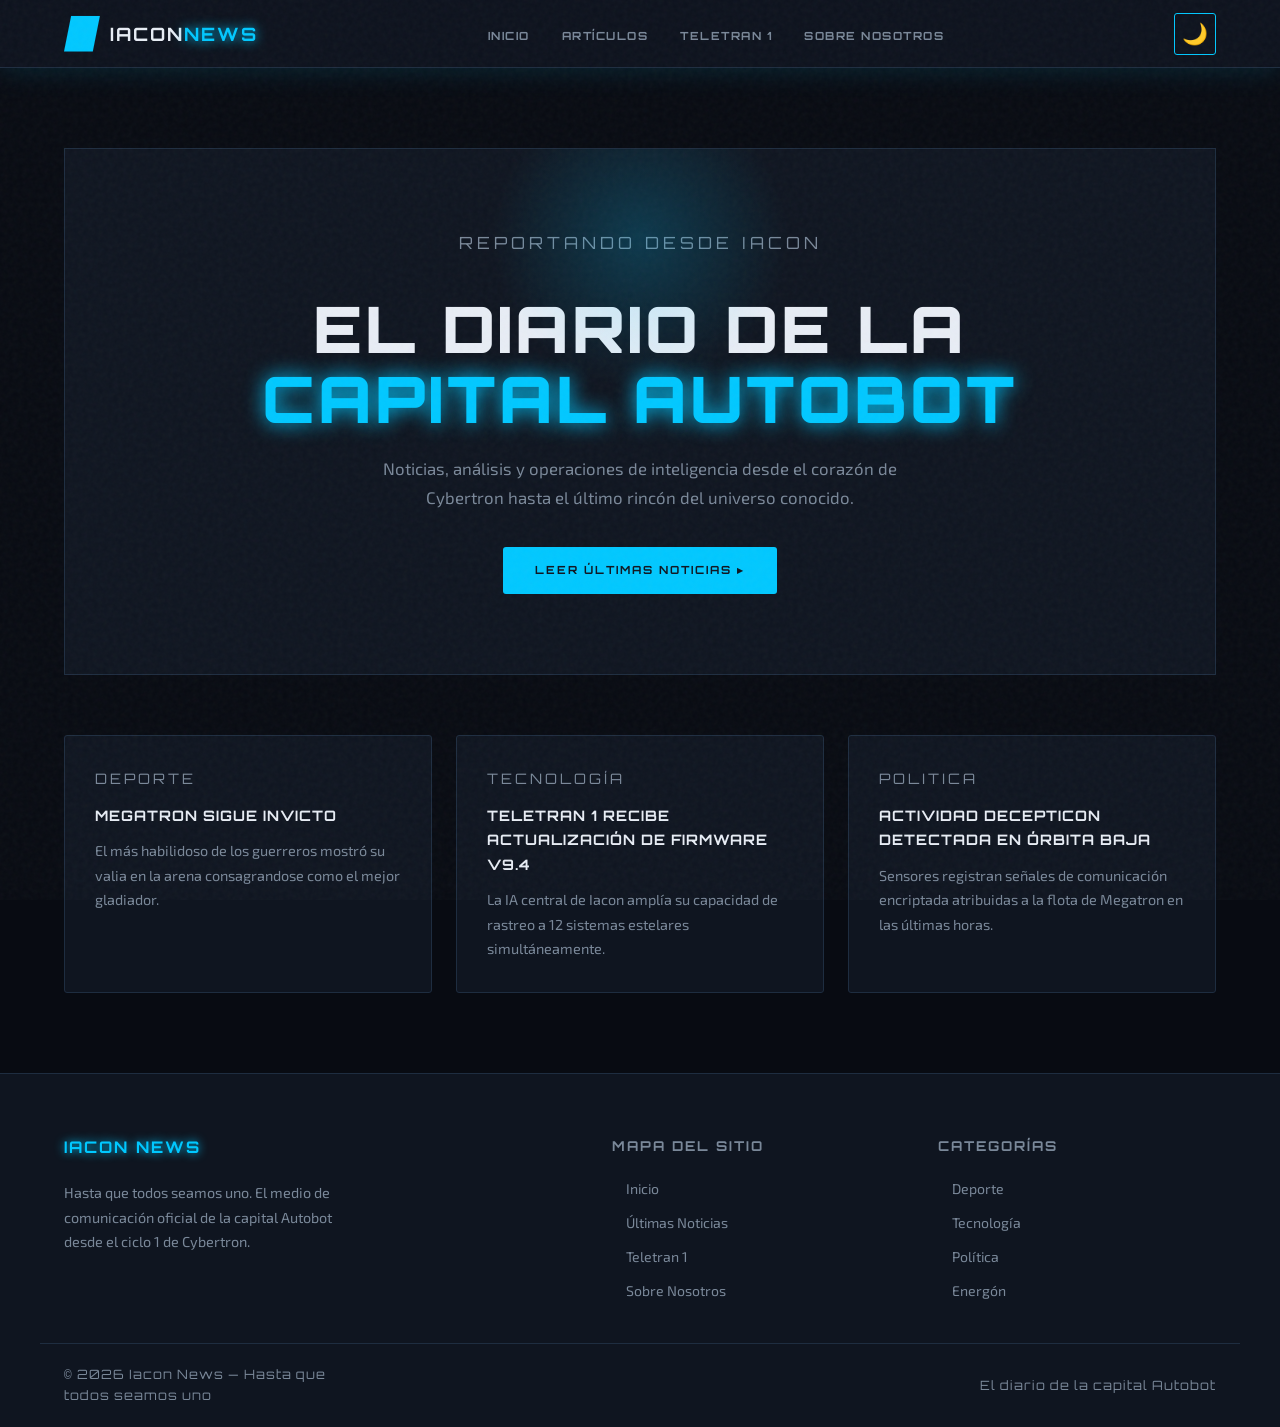
<file: index.html>
<!DOCTYPE html>
<html lang="es" data-theme="dark">
<head>
    <meta charset="UTF-8">
    <meta name="viewport" content="width=device-width, initial-scale=1.0">
    <title>IaconNews</title>
    <link href="https://fonts.googleapis.com/css2?family=Orbitron:wght@400;700;900&family=Exo+2:wght@300;400;600&display=swap" rel="stylesheet">
    <link rel="stylesheet" href="css/styles.css">
</head>
<body>

<header>
    <div class="header-inner">

        
        <div class="logo">
            <a href="index.html">
                <div class="logo-icon"></div>
                <span class="logo-text">Iacon<span>News</span></span>
            </a>
        </div>

        
        <nav>
            <ul>
                <li><a href="index.html">Inicio</a></li>
                <li><a href="articulos.html">Artículos</a></li>
                <li><a href="articulo.html">Teletran 1</a></li>
                <li><a href="acerca.html">sobre nosotros</a></li>
            </ul>
        </nav>

       
        <div class="theme-btn-wrapper">
            <button id="theme-toggle" class="theme-toggle" aria-label="Cambiar tema">
                <span>🌙</span>
            </button>
        </div>

    </div>
</header>

<main>
    
    <section class="hero">
        <p class="hero-eyebrow">Reportando desde Iacon</p>
        <h1>El diario de la<br><span>capital Autobot</span></h1>
        <p>Noticias, análisis y operaciones de inteligencia desde el corazón de Cybertron hasta el último rincón del universo conocido.</p>
        <a href="articulos.html" class="btn-primary">Leer últimas noticias ▸</a>
    </section>

    
    <div class="cards-grid">
        <div class="card">
            <p class="card-tag">Deporte</p>
            <h3>Megatron sigue invicto</h3>
            <p>El más habilidoso de los guerreros mostró su valia en la arena consagrandose como el mejor gladiador.</p>
        </div>
        <div class="card">
            <p class="card-tag">Tecnología</p>
            <h3>Teletran 1 recibe actualización de firmware v9.4</h3>
            <p>La IA central de Iacon amplía su capacidad de rastreo a 12 sistemas estelares simultáneamente.</p>
        </div>
        <div class="card">
            <p class="card-tag">Politica</p>
            <h3>Actividad Decepticon detectada en órbita baja</h3>
            <p>Sensores registran señales de comunicación encriptada atribuidas a la flota de Megatron en las últimas horas.</p>
        </div>
    </div>
</main>

<footer>
    <div class="footer-grid">

        <section>
            <h3>Iacon News</h3>
            <p>Hasta que todos seamos uno. El medio de comunicación oficial de la capital Autobot desde el ciclo 1 de Cybertron.</p>
        </section>

        <nav>
            <h4>Mapa del Sitio</h4>
            <ul>
                <li>Inicio</li>
                <li>Últimas Noticias</li>
                <li>Teletran 1</li>
                <li>Sobre Nosotros</li>
            </ul>
        </nav>

        <section>
            <h4>Categorías</h4>
            <ul>
                <li><a href="#">Deporte</a></li>
                <li><a href="#">Tecnología</a></li>
                <li><a href="#">Política</a></li>
                <li><a href="#">Energón</a></li>
            </ul>
        </section>

    </div>

    <div class="footer-bottom">
        <p>© 2026 Iacon News — Hasta que todos seamos uno</p>
        <ul>
            <li>El diario de la capital Autobot</li>
        </ul>
    </div>
</footer>

<script src="js/app.js"></script>

</body>
</html>
</file>
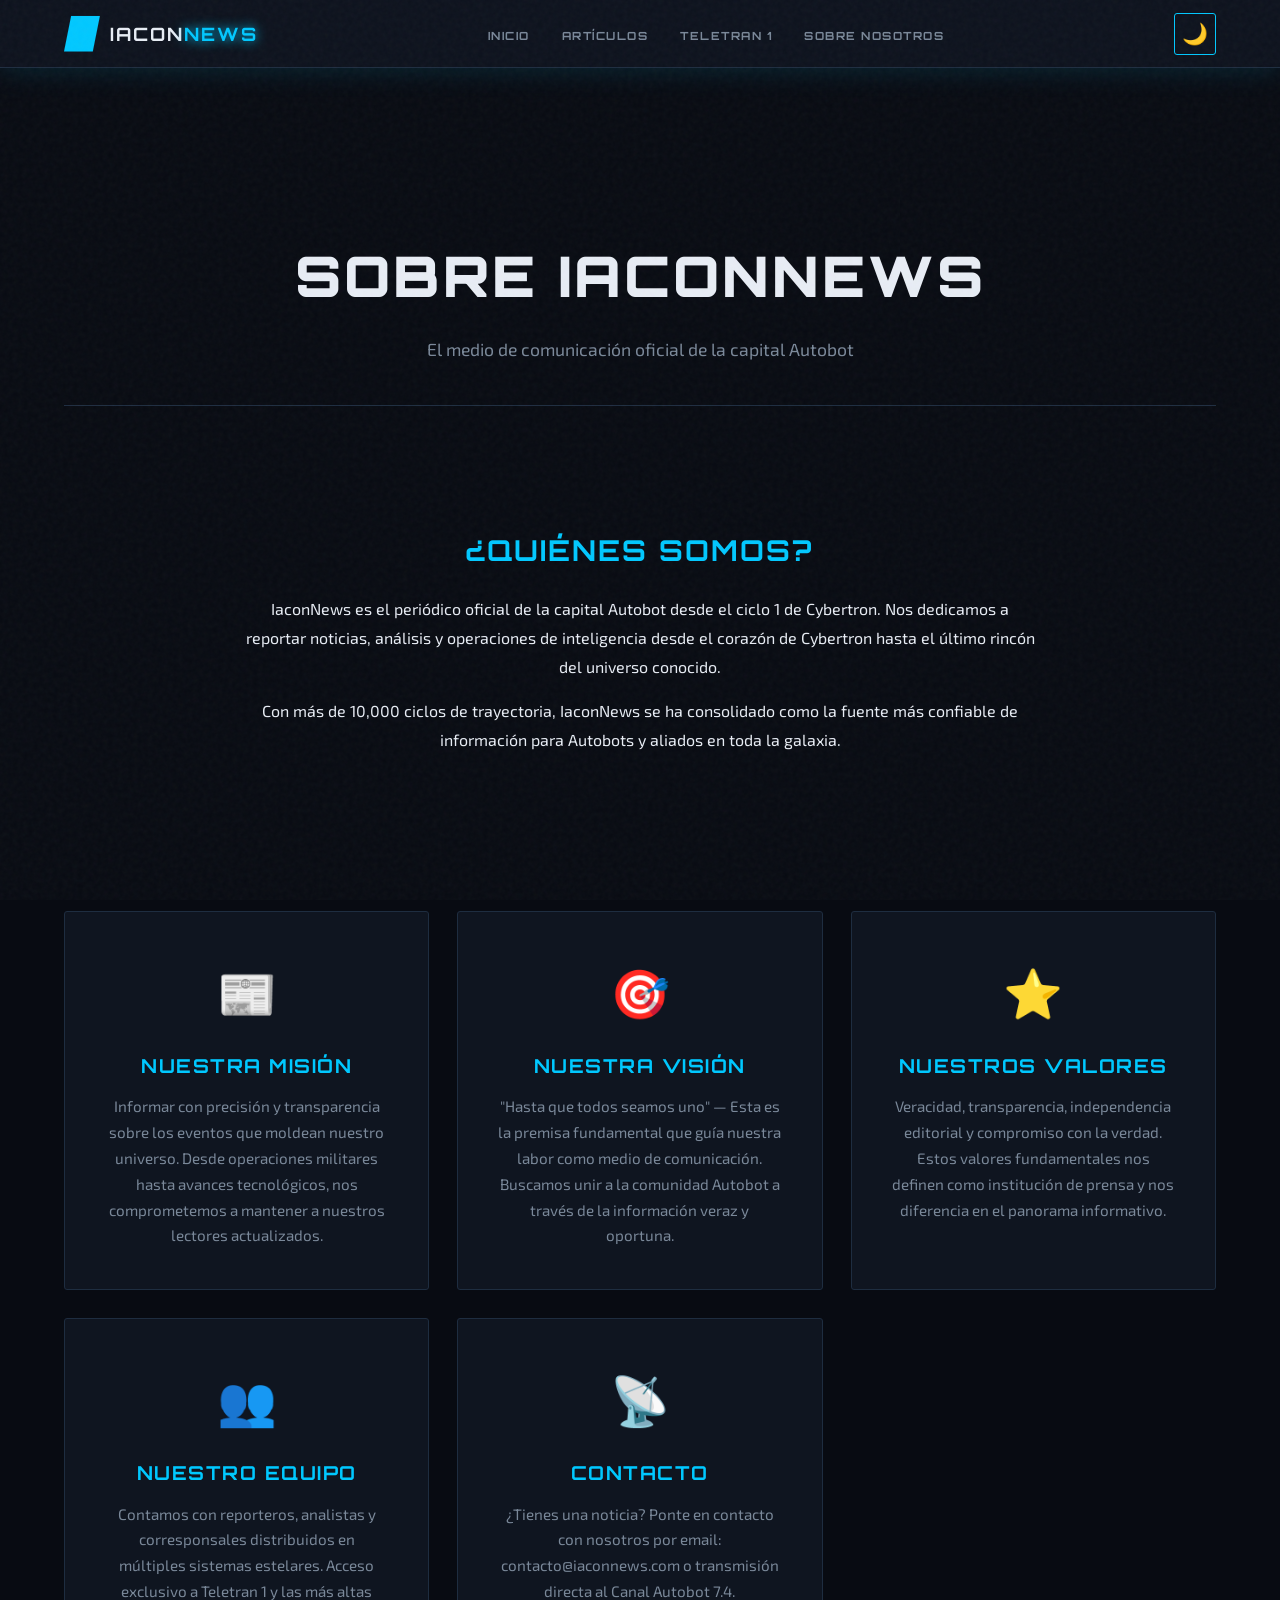
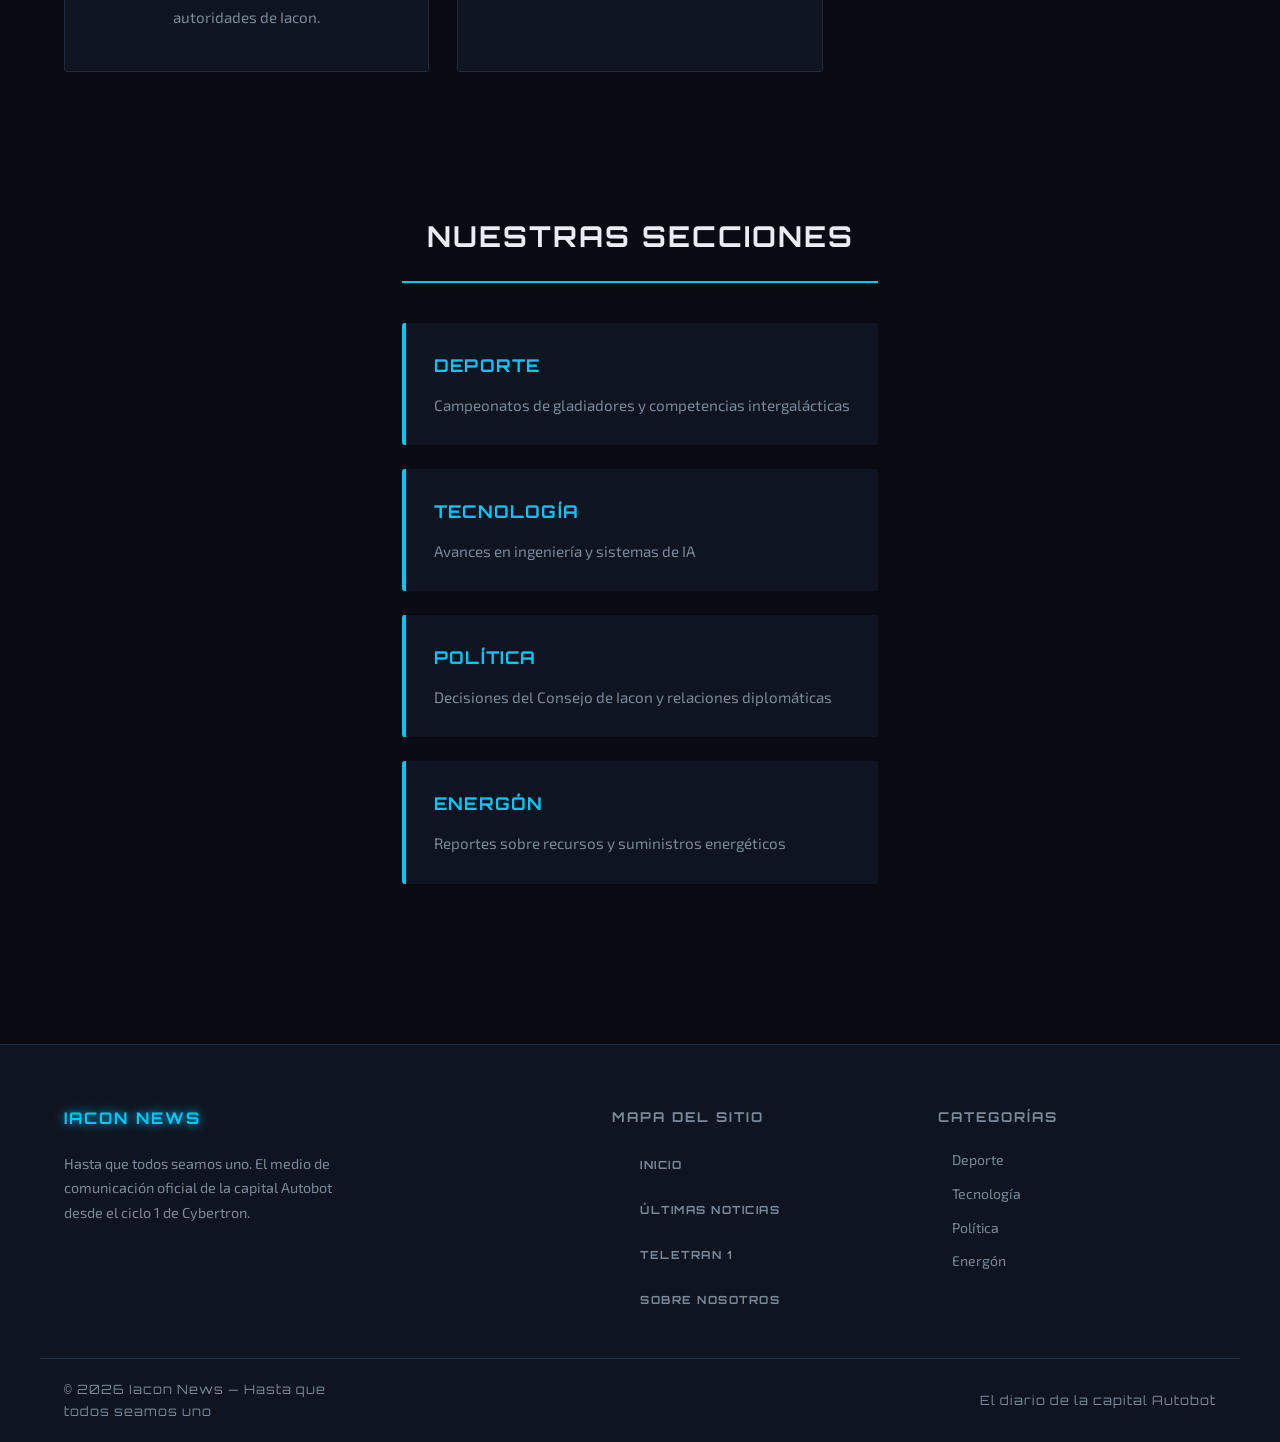
<file: acerca.html>
<!DOCTYPE html>
<html lang="es" data-theme="dark">
<head>
    <meta charset="UTF-8">
    <meta name="viewport" content="width=device-width, initial-scale=1.0">
    <title>Sobre Nosotros - IaconNews</title>
    <link href="https://fonts.googleapis.com/css2?family=Orbitron:wght@400;700;900&family=Exo+2:wght@300;400;600&display=swap" rel="stylesheet">
    <link rel="stylesheet" href="css/styles.css">
</head>
<body>

<header>
    <div class="header-inner">
        <div class="logo">
            <a href="index.html">
                <div class="logo-icon"></div>
                <span class="logo-text">Iacon<span>News</span></span>
            </a>
        </div>

        <nav>
            <ul>
                <li><a href="index.html">Inicio</a></li>
                <li><a href="articulos.html">Artículos</a></li>
                <li><a href="articulo.html">Teletran 1</a></li>
                <li><a href="acerca.html">Sobre nosotros</a></li>
            </ul>
        </nav>

        <div class="theme-btn-wrapper">
            <button id="theme-toggle" class="theme-toggle" aria-label="Cambiar tema">
                <span>🌙</span>
            </button>
        </div>
    </div>
</header>

<main>
    <section class="about-header">
        <h1>Sobre IaconNews</h1>
        <p>El medio de comunicación oficial de la capital Autobot</p>
    </section>

    <section class="about-intro">
        <h2>¿Quiénes Somos?</h2>
        <p>IaconNews es el periódico oficial de la capital Autobot desde el ciclo 1 de Cybertron. Nos dedicamos a reportar noticias, análisis y operaciones de inteligencia desde el corazón de Cybertron hasta el último rincón del universo conocido.</p>
        <p>Con más de 10,000 ciclos de trayectoria, IaconNews se ha consolidado como la fuente más confiable de información para Autobots y aliados en toda la galaxia.</p>
    </section>

    <section class="about-grid">
        <div class="about-card">
            <div class="about-card-icon">📰</div>
            <h3>Nuestra Misión</h3>
            <p>Informar con precisión y transparencia sobre los eventos que moldean nuestro universo. Desde operaciones militares hasta avances tecnológicos, nos comprometemos a mantener a nuestros lectores actualizados.</p>
        </div>

        <div class="about-card">
            <div class="about-card-icon">🎯</div>
            <h3>Nuestra Visión</h3>
            <p>"Hasta que todos seamos uno" — Esta es la premisa fundamental que guía nuestra labor como medio de comunicación. Buscamos unir a la comunidad Autobot a través de la información veraz y oportuna.</p>
        </div>

        <div class="about-card">
            <div class="about-card-icon">⭐</div>
            <h3>Nuestros Valores</h3>
            <p>Veracidad, transparencia, independencia editorial y compromiso con la verdad. Estos valores fundamentales nos definen como institución de prensa y nos diferencia en el panorama informativo.</p>
        </div>

        <div class="about-card">
            <div class="about-card-icon">👥</div>
            <h3>Nuestro Equipo</h3>
            <p>Contamos con reporteros, analistas y corresponsales distribuidos en múltiples sistemas estelares. Acceso exclusivo a Teletran 1 y las más altas autoridades de Iacon.</p>
        </div>

        <div class="about-card">
            <div class="about-card-icon">📡</div>
            <h3>Contacto</h3>
            <p>¿Tienes una noticia? Ponte en contacto con nosotros por email: contacto@iaconnews.com o transmisión directa al Canal Autobot 7.4.</p>
        </div>
    </section>

    <section class="about-sections">
        <h2>Nuestras Secciones</h2>
        <div class="sections-grid">
            <div class="section-item">
                <h4>Deporte</h4>
                <p>Campeonatos de gladiadores y competencias intergalácticas</p>
            </div>
            <div class="section-item">
                <h4>Tecnología</h4>
                <p>Avances en ingeniería y sistemas de IA</p>
            </div>
            <div class="section-item">
                <h4>Política</h4>
                <p>Decisiones del Consejo de Iacon y relaciones diplomáticas</p>
            </div>
            <div class="section-item">
                <h4>Energón</h4>
                <p>Reportes sobre recursos y suministros energéticos</p>
            </div>
        </div>
    </section>
</main>

<footer>
    <div class="footer-grid">
        <section>
            <h3>Iacon News</h3>
            <p>Hasta que todos seamos uno. El medio de comunicación oficial de la capital Autobot desde el ciclo 1 de Cybertron.</p>
        </section>

        <nav>
            <h4>Mapa del Sitio</h4>
            <ul>
                <li><a href="index.html">Inicio</a></li>
                <li><a href="articulos.html">Últimas Noticias</a></li>
                <li><a href="articulo.html">Teletran 1</a></li>
                <li><a href="acerca.html">Sobre Nosotros</a></li>
            </ul>
        </nav>

        <section>
            <h4>Categorías</h4>
            <ul>
                <li><a href="#">Deporte</a></li>
                <li><a href="#">Tecnología</a></li>
                <li><a href="#">Política</a></li>
                <li><a href="#">Energón</a></li>
            </ul>
        </section>
    </div>

    <div class="footer-bottom">
        <p>© 2026 Iacon News — Hasta que todos seamos uno</p>
        <ul>
            <li>El diario de la capital Autobot</li>
        </ul>
    </div>
</footer>

<script src="js/app.js"></script>

</body>
</html>
</file>
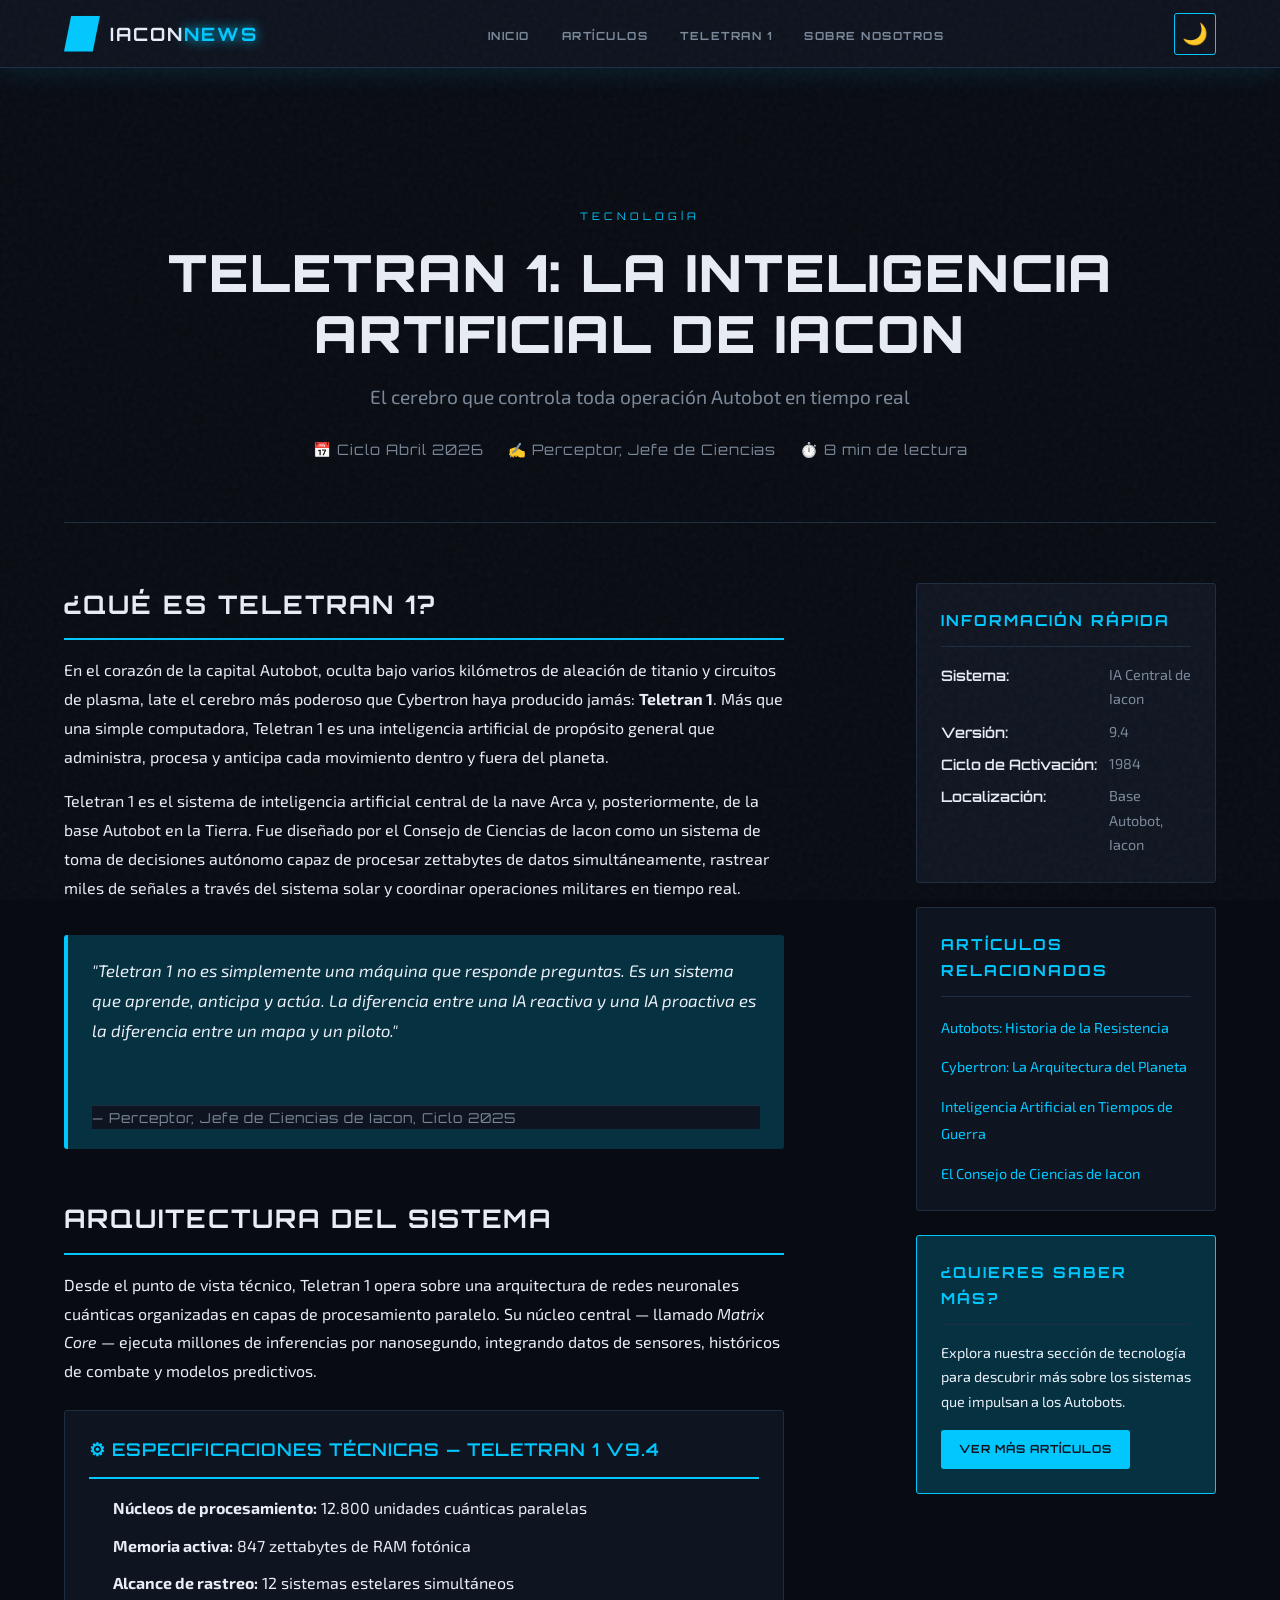
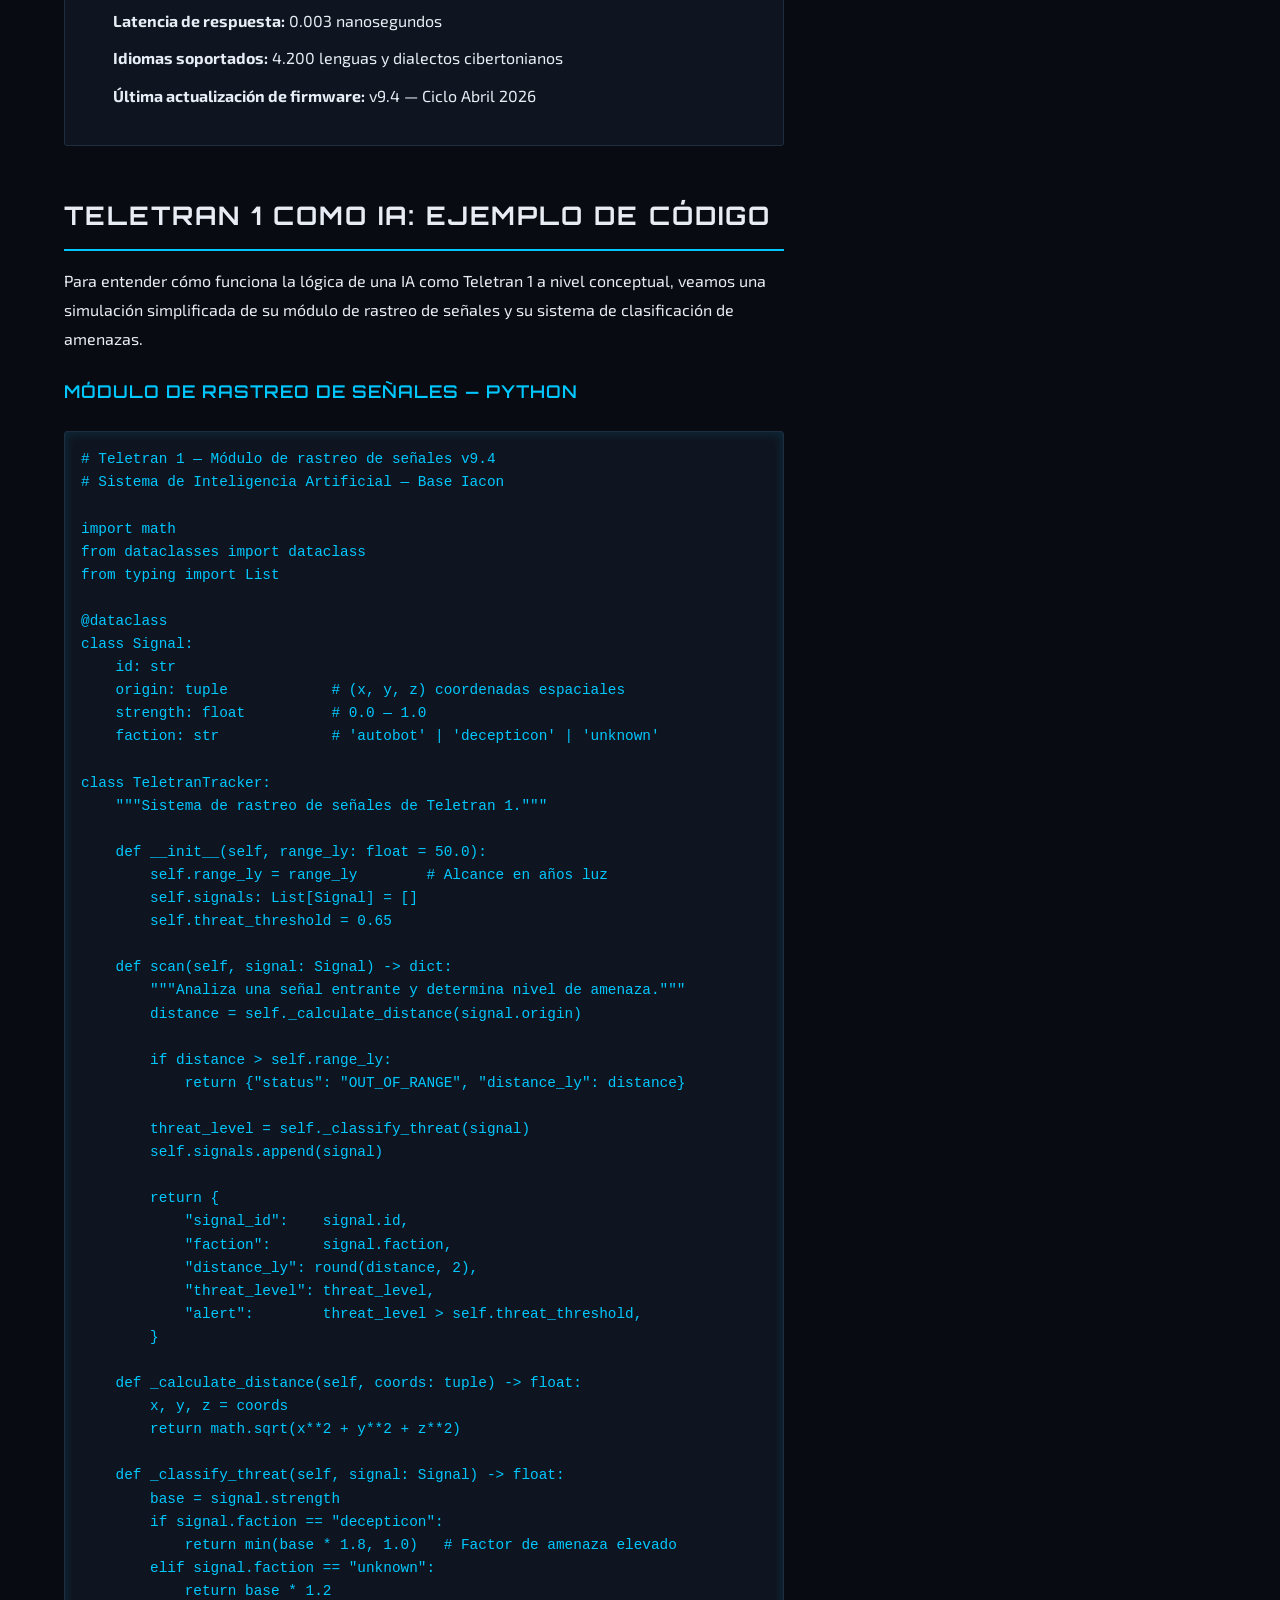
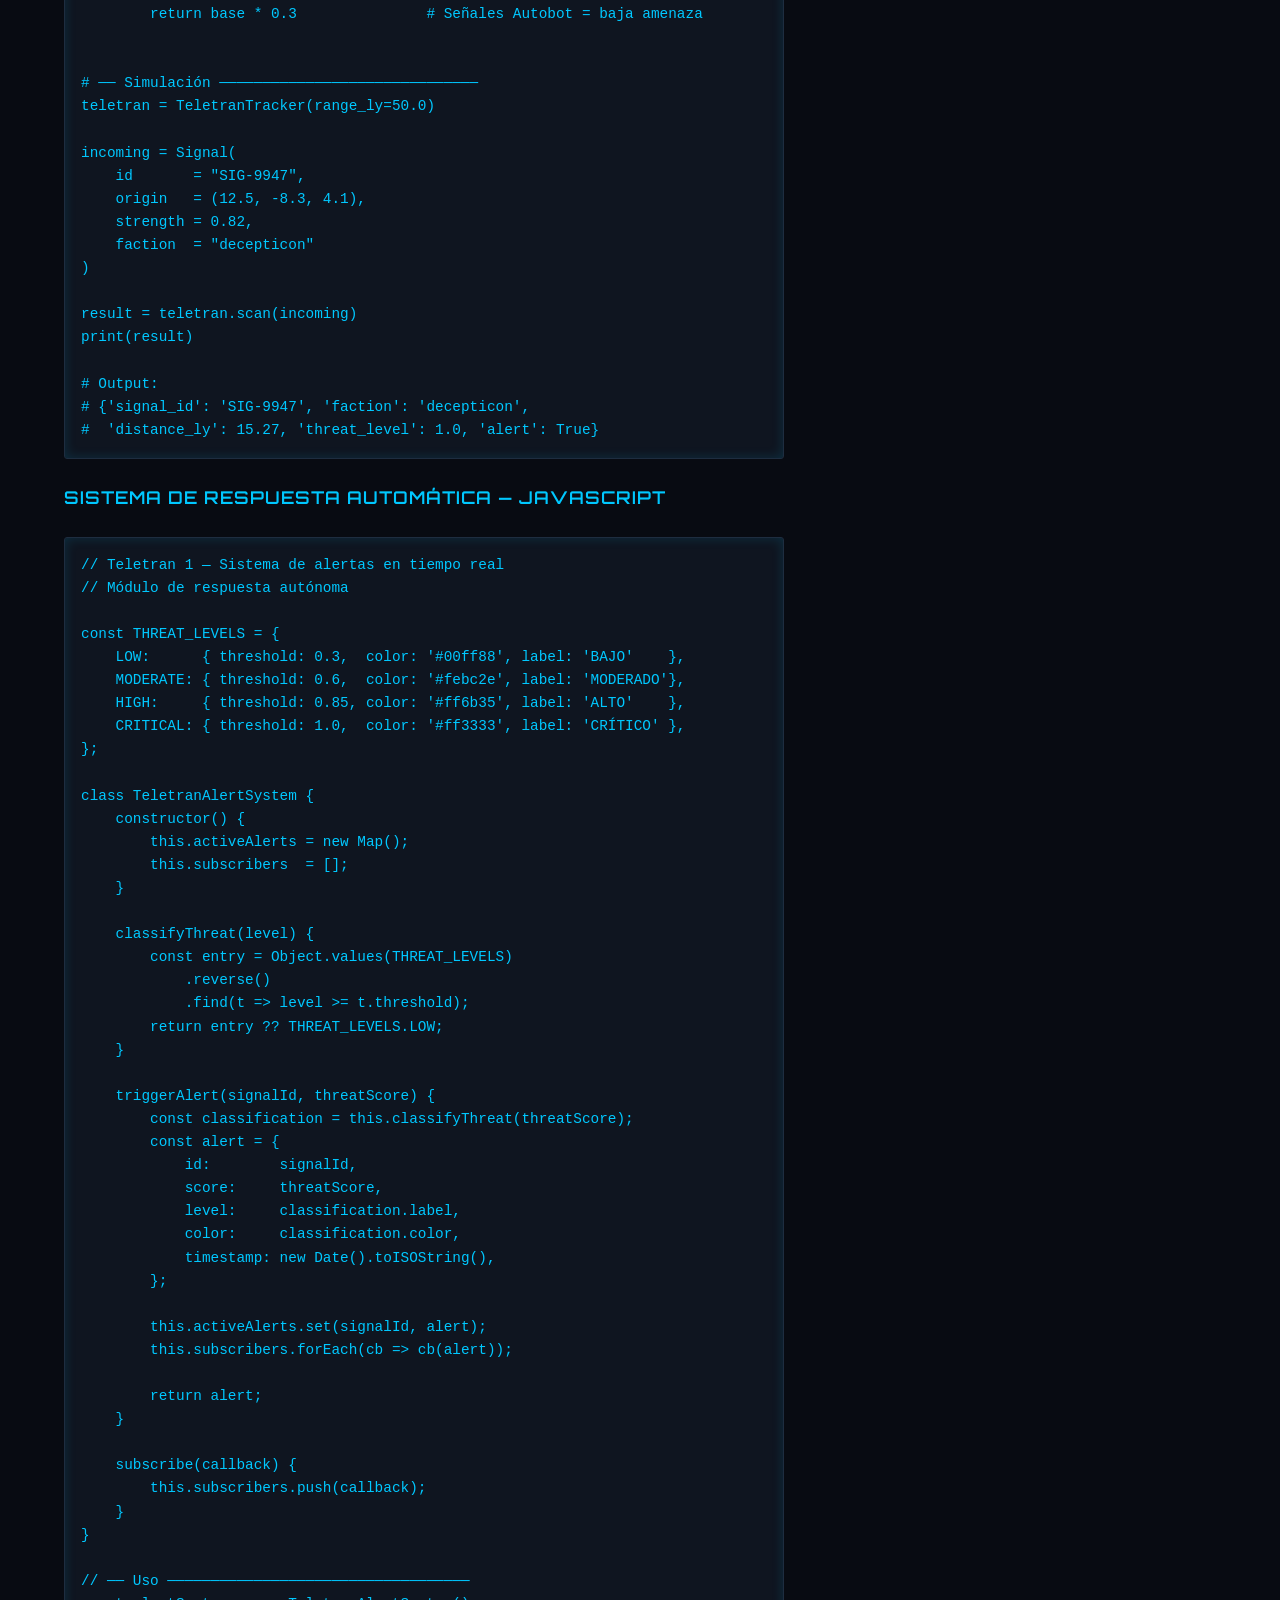
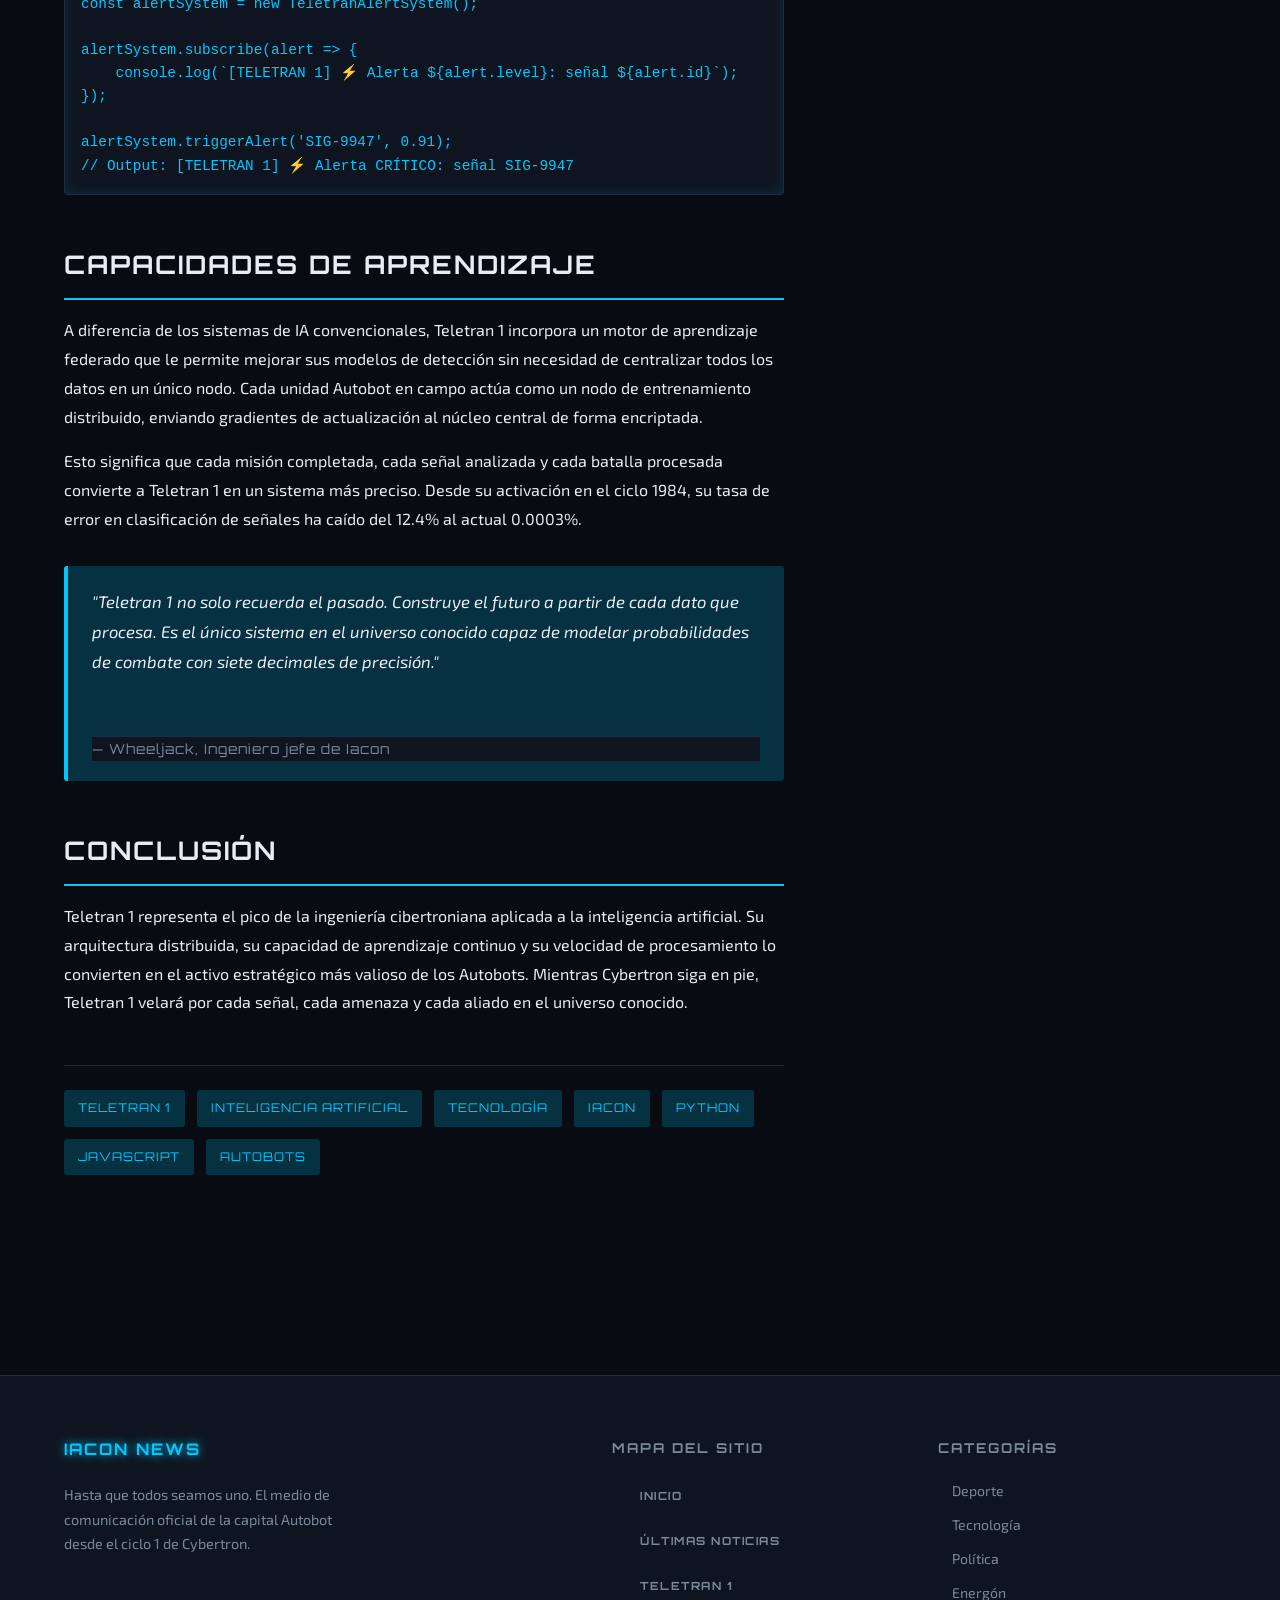
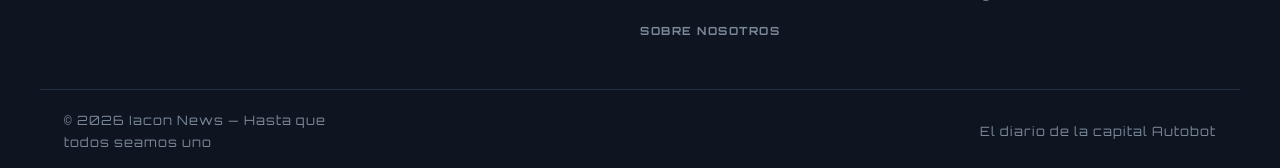
<file: articulo.html>
<!DOCTYPE html>
<html lang="es" data-theme="dark">
<head>
    <meta charset="UTF-8">
    <meta name="viewport" content="width=device-width, initial-scale=1.0">
    <title>Teletran 1 - IaconNews</title>
    <link href="https://fonts.googleapis.com/css2?family=Orbitron:wght@400;700;900&family=Exo+2:wght@300;400;600&display=swap" rel="stylesheet">
    <link rel="stylesheet" href="css/styles.css">
</head>
<body>

<header>
    <div class="header-inner">
        <div class="logo">
            <a href="index.html">
                <div class="logo-icon"></div>
                <span class="logo-text">Iacon<span>News</span></span>
            </a>
        </div>

        <nav>
            <ul>
                <li><a href="index.html">Inicio</a></li>
                <li><a href="articulos.html">Artículos</a></li>
                <li><a href="articulo.html">Teletran 1</a></li>
                <li><a href="acerca.html">Sobre nosotros</a></li>
            </ul>
        </nav>

        <div class="theme-btn-wrapper">
            <button id="theme-toggle" class="theme-toggle" aria-label="Cambiar tema">
                <span>🌙</span>
            </button>
        </div>
    </div>
</header>

<main>
    <article class="article-container">
        
        <section class="article-header">
            <p class="article-tag">Tecnología</p>
            <h1>Teletran 1: La Inteligencia Artificial de Iacon</h1>
            <p class="article-subtitle">El cerebro que controla toda operación Autobot en tiempo real</p>
            <div class="article-meta">
                <span>📅 Ciclo Abril 2026</span>
                <span>✍️ Perceptor, Jefe de Ciencias</span>
                <span>⏱️ 8 min de lectura</span>
            </div>
        </section>

        <div class="article-content-wrapper">
            
            <section class="article-content">
                
                <section class="article-section">
                    <h2>¿Qué es Teletran 1?</h2>
                    <p>En el corazón de la capital Autobot, oculta bajo varios kilómetros de aleación de titanio y circuitos de plasma, late el cerebro más poderoso que Cybertron haya producido jamás: <strong>Teletran 1</strong>. Más que una simple computadora, Teletran 1 es una inteligencia artificial de propósito general que administra, procesa y anticipa cada movimiento dentro y fuera del planeta.</p>
                    
                    <p>Teletran 1 es el sistema de inteligencia artificial central de la nave Arca y, posteriormente, de la base Autobot en la Tierra. Fue diseñado por el Consejo de Ciencias de Iacon como un sistema de toma de decisiones autónomo capaz de procesar zettabytes de datos simultáneamente, rastrear miles de señales a través del sistema solar y coordinar operaciones militares en tiempo real.</p>

                    <blockquote class="article-quote">
                        <p>"Teletran 1 no es simplemente una máquina que responde preguntas. Es un sistema que aprende, anticipa y actúa. La diferencia entre una IA reactiva y una IA proactiva es la diferencia entre un mapa y un piloto."</p>
                        <footer>— Perceptor, Jefe de Ciencias de Iacon, Ciclo 2025</footer>
                    </blockquote>
                </section>

                
                <section class="article-section">
                    <h2>Arquitectura del Sistema</h2>
                    <p>Desde el punto de vista técnico, Teletran 1 opera sobre una arquitectura de redes neuronales cuánticas organizadas en capas de procesamiento paralelo. Su núcleo central — llamado <em>Matrix Core</em> — ejecuta millones de inferencias por nanosegundo, integrando datos de sensores, históricos de combate y modelos predictivos.</p>

                    <div class="article-specs">
                        <h3>⚙ Especificaciones técnicas — Teletran 1 v9.4</h3>
                        <ul>
                            <li><strong>Núcleos de procesamiento:</strong> 12.800 unidades cuánticas paralelas</li>
                            <li><strong>Memoria activa:</strong> 847 zettabytes de RAM fotónica</li>
                            <li><strong>Alcance de rastreo:</strong> 12 sistemas estelares simultáneos</li>
                            <li><strong>Latencia de respuesta:</strong> 0.003 nanosegundos</li>
                            <li><strong>Idiomas soportados:</strong> 4.200 lenguas y dialectos cibertonianos</li>
                            <li><strong>Última actualización de firmware:</strong> v9.4 — Ciclo Abril 2026</li>
                        </ul>
                    </div>
                </section>

                
                <section class="article-section">
                    <h2>Teletran 1 como IA: Ejemplo de Código</h2>
                    <p>Para entender cómo funciona la lógica de una IA como Teletran 1 a nivel conceptual, veamos una simulación simplificada de su módulo de rastreo de señales y su sistema de clasificación de amenazas.</p>

                    <h3>Módulo de rastreo de señales — Python</h3>
                    <pre><code class="language-python"># Teletran 1 — Módulo de rastreo de señales v9.4
# Sistema de Inteligencia Artificial — Base Iacon

import math
from dataclasses import dataclass
from typing import List

@dataclass
class Signal:
    id: str
    origin: tuple            # (x, y, z) coordenadas espaciales
    strength: float          # 0.0 — 1.0
    faction: str             # 'autobot' | 'decepticon' | 'unknown'

class TeletranTracker:
    """Sistema de rastreo de señales de Teletran 1."""

    def __init__(self, range_ly: float = 50.0):
        self.range_ly = range_ly        # Alcance en años luz
        self.signals: List[Signal] = []
        self.threat_threshold = 0.65

    def scan(self, signal: Signal) -> dict:
        """Analiza una señal entrante y determina nivel de amenaza."""
        distance = self._calculate_distance(signal.origin)

        if distance > self.range_ly:
            return {"status": "OUT_OF_RANGE", "distance_ly": distance}

        threat_level = self._classify_threat(signal)
        self.signals.append(signal)

        return {
            "signal_id":    signal.id,
            "faction":      signal.faction,
            "distance_ly": round(distance, 2),
            "threat_level": threat_level,
            "alert":        threat_level > self.threat_threshold,
        }

    def _calculate_distance(self, coords: tuple) -> float:
        x, y, z = coords
        return math.sqrt(x**2 + y**2 + z**2)

    def _classify_threat(self, signal: Signal) -> float:
        base = signal.strength
        if signal.faction == "decepticon":
            return min(base * 1.8, 1.0)   # Factor de amenaza elevado
        elif signal.faction == "unknown":
            return base * 1.2
        return base * 0.3               # Señales Autobot = baja amenaza


# ── Simulación ──────────────────────────────
teletran = TeletranTracker(range_ly=50.0)

incoming = Signal(
    id       = "SIG-9947",
    origin   = (12.5, -8.3, 4.1),
    strength = 0.82,
    faction  = "decepticon"
)

result = teletran.scan(incoming)
print(result)

# Output:
# {'signal_id': 'SIG-9947', 'faction': 'decepticon',
#  'distance_ly': 15.27, 'threat_level': 1.0, 'alert': True}</code></pre>

                    <h3>Sistema de respuesta automática — JavaScript</h3>
                    <pre><code class="language-javascript">// Teletran 1 — Sistema de alertas en tiempo real
// Módulo de respuesta autónoma

const THREAT_LEVELS = {
    LOW:      { threshold: 0.3,  color: '#00ff88', label: 'BAJO'    },
    MODERATE: { threshold: 0.6,  color: '#febc2e', label: 'MODERADO'},
    HIGH:     { threshold: 0.85, color: '#ff6b35', label: 'ALTO'    },
    CRITICAL: { threshold: 1.0,  color: '#ff3333', label: 'CRÍTICO' },
};

class TeletranAlertSystem {
    constructor() {
        this.activeAlerts = new Map();
        this.subscribers  = [];
    }

    classifyThreat(level) {
        const entry = Object.values(THREAT_LEVELS)
            .reverse()
            .find(t => level >= t.threshold);
        return entry ?? THREAT_LEVELS.LOW;
    }

    triggerAlert(signalId, threatScore) {
        const classification = this.classifyThreat(threatScore);
        const alert = {
            id:        signalId,
            score:     threatScore,
            level:     classification.label,
            color:     classification.color,
            timestamp: new Date().toISOString(),
        };

        this.activeAlerts.set(signalId, alert);
        this.subscribers.forEach(cb => cb(alert));

        return alert;
    }

    subscribe(callback) {
        this.subscribers.push(callback);
    }
}

// ── Uso ───────────────────────────────────
const alertSystem = new TeletranAlertSystem();

alertSystem.subscribe(alert => {
    console.log(`[TELETRAN 1] ⚡ Alerta ${alert.level}: señal ${alert.id}`);
});

alertSystem.triggerAlert('SIG-9947', 0.91);
// Output: [TELETRAN 1] ⚡ Alerta CRÍTICO: señal SIG-9947</code></pre>
                </section>

                
                <section class="article-section">
                    <h2>Capacidades de Aprendizaje</h2>
                    <p>A diferencia de los sistemas de IA convencionales, Teletran 1 incorpora un motor de aprendizaje federado que le permite mejorar sus modelos de detección sin necesidad de centralizar todos los datos en un único nodo. Cada unidad Autobot en campo actúa como un nodo de entrenamiento distribuido, enviando gradientes de actualización al núcleo central de forma encriptada.</p>

                    <p>Esto significa que cada misión completada, cada señal analizada y cada batalla procesada convierte a Teletran 1 en un sistema más preciso. Desde su activación en el ciclo 1984, su tasa de error en clasificación de señales ha caído del 12.4% al actual 0.0003%.</p>

                    <blockquote class="article-quote">
                        <p>"Teletran 1 no solo recuerda el pasado. Construye el futuro a partir de cada dato que procesa. Es el único sistema en el universo conocido capaz de modelar probabilidades de combate con siete decimales de precisión."</p>
                        <footer>— Wheeljack, Ingeniero jefe de Iacon</footer>
                    </blockquote>
                </section>

                
                <section class="article-section">
                    <h2>Conclusión</h2>
                    <p>Teletran 1 representa el pico de la ingeniería cibertroniana aplicada a la inteligencia artificial. Su arquitectura distribuida, su capacidad de aprendizaje continuo y su velocidad de procesamiento lo convierten en el activo estratégico más valioso de los Autobots. Mientras Cybertron siga en pie, Teletran 1 velará por cada señal, cada amenaza y cada aliado en el universo conocido.</p>
                </section>

                
                <div class="article-tags">
                    <a href="#">Teletran 1</a>
                    <a href="#">Inteligencia Artificial</a>
                    <a href="#">Tecnología</a>
                    <a href="#">Iacon</a>
                    <a href="#">Python</a>
                    <a href="#">JavaScript</a>
                    <a href="#">Autobots</a>
                </div>
            </section>

            
            <aside class="article-sidebar">
                <div class="sidebar-card">
                    <h3>Información Rápida</h3>
                    <dl>
                        <dt>Sistema:</dt>
                        <dd>IA Central de Iacon</dd>
                        <dt>Versión:</dt>
                        <dd>9.4</dd>
                        <dt>Ciclo de Activación:</dt>
                        <dd>1984</dd>
                        <dt>Localización:</dt>
                        <dd>Base Autobot, Iacon</dd>
                    </dl>
                </div>

                <div class="sidebar-card">
                    <h3>Artículos Relacionados</h3>
                    <ul class="sidebar-list">
                        <li><a href="#">Autobots: Historia de la Resistencia</a></li>
                        <li><a href="#">Cybertron: La Arquitectura del Planeta</a></li>
                        <li><a href="#">Inteligencia Artificial en Tiempos de Guerra</a></li>
                        <li><a href="#">El Consejo de Ciencias de Iacon</a></li>
                    </ul>
                </div>

                <div class="sidebar-card cta">
                    <h3>¿Quieres saber más?</h3>
                    <p>Explora nuestra sección de tecnología para descubrir más sobre los sistemas que impulsan a los Autobots.</p>
                    <a href="articulos.html" class="btn-secondary">Ver más artículos</a>
                </div>
            </aside>
        </div>
    </article>
</main>

<footer>
    <div class="footer-grid">
        <section>
            <h3>Iacon News</h3>
            <p>Hasta que todos seamos uno. El medio de comunicación oficial de la capital Autobot desde el ciclo 1 de Cybertron.</p>
        </section>

        <nav>
            <h4>Mapa del Sitio</h4>
            <ul>
                <li><a href="index.html">Inicio</a></li>
                <li><a href="articulos.html">Últimas Noticias</a></li>
                <li><a href="articulo.html">Teletran 1</a></li>
                <li><a href="acerca.html">Sobre Nosotros</a></li>
            </ul>
        </nav>

        <section>
            <h4>Categorías</h4>
            <ul>
                <li><a href="#">Deporte</a></li>
                <li><a href="#">Tecnología</a></li>
                <li><a href="#">Política</a></li>
                <li><a href="#">Energón</a></li>
            </ul>
        </section>
    </div>

    <div class="footer-bottom">
        <p>© 2026 Iacon News — Hasta que todos seamos uno</p>
        <ul>
            <li>El diario de la capital Autobot</li>
        </ul>
    </div>
</footer>

<script src="js/app.js"></script>

</body>
</html>
</file>
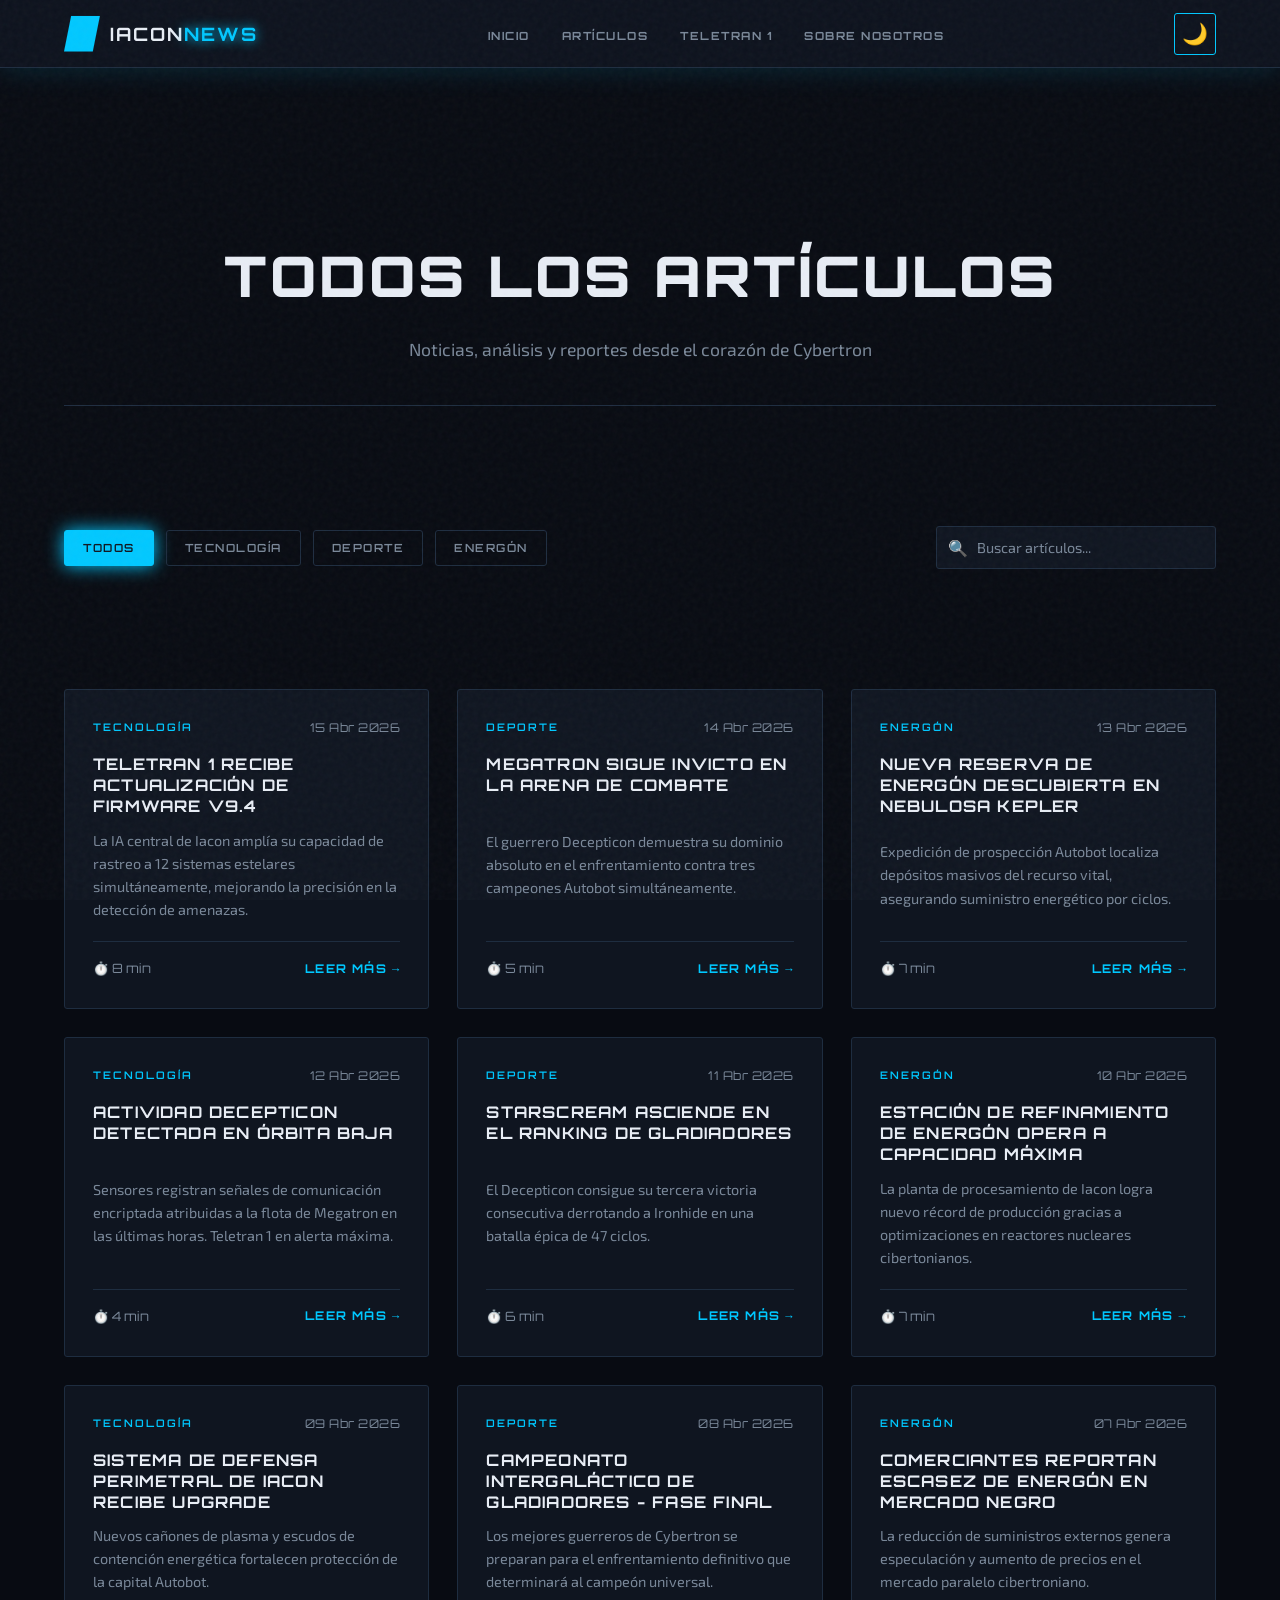
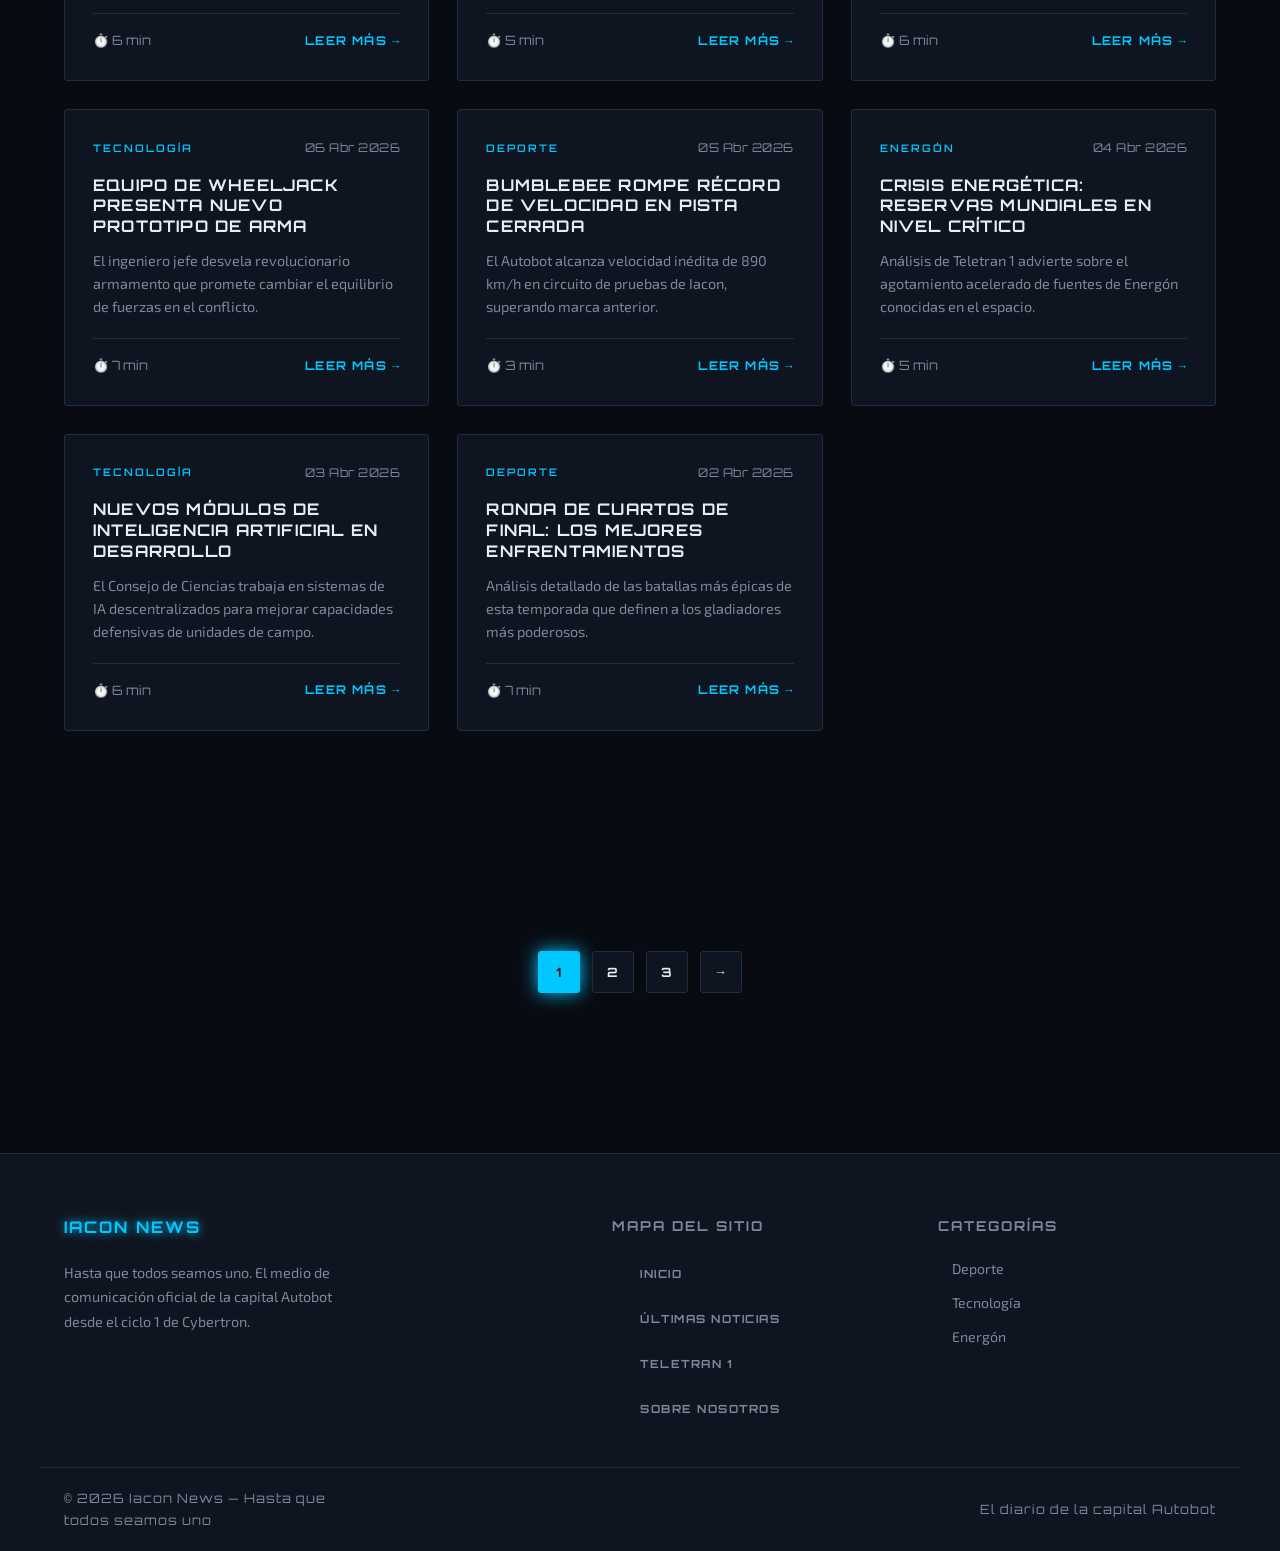
<file: articulos.html>
<!DOCTYPE html>
<html lang="es" data-theme="dark">
<head>
    <meta charset="UTF-8">
    <meta name="viewport" content="width=device-width, initial-scale=1.0">
    <title>Artículos - IaconNews</title>
    <link href="https://fonts.googleapis.com/css2?family=Orbitron:wght@400;700;900&family=Exo+2:wght@300;400;600&display=swap" rel="stylesheet">
    <link rel="stylesheet" href="css/styles.css">
</head>
<body>

<header>
    <div class="header-inner">
        <div class="logo">
            <a href="index.html">
                <div class="logo-icon"></div>
                <span class="logo-text">Iacon<span>News</span></span>
            </a>
        </div>

        <nav>
            <ul>
                <li><a href="index.html">Inicio</a></li>
                <li><a href="articulos.html">Artículos</a></li>
                <li><a href="articulo.html">Teletran 1</a></li>
                <li><a href="acerca.html">Sobre nosotros</a></li>
            </ul>
        </nav>

        <div class="theme-btn-wrapper">
            <button id="theme-toggle" class="theme-toggle" aria-label="Cambiar tema">
                <span>🌙</span>
            </button>
        </div>
    </div>
</header>

<main>
    
    <section class="articles-header">
        <h1>Todos los Artículos</h1>
        <p>Noticias, análisis y reportes desde el corazón de Cybertron</p>
    </section>

    
    <section class="articles-filters">
        <div class="filter-group">
            <button class="filter-btn active" data-filter="all">Todos</button>
            <button class="filter-btn" data-filter="tecnologia">Tecnología</button>
            <button class="filter-btn" data-filter="deporte">Deporte</button>
            <button class="filter-btn" data-filter="energia">Energón</button>
        </div>

        <div class="search-box">
            <input type="text" id="search-input" placeholder="Buscar artículos...">
            <span class="search-icon">🔍</span>
        </div>
    </section>

    
    <section class="articles-grid">
        
        <article class="article-card" data-category="tecnologia">
            <div class="article-card-header">
                <span class="article-category">Tecnología</span>
                <span class="article-date">15 Abr 2026</span>
            </div>
            <h3>Teletran 1 recibe actualización de firmware v9.4</h3>
            <p>La IA central de Iacon amplía su capacidad de rastreo a 12 sistemas estelares simultáneamente, mejorando la precisión en la detección de amenazas.</p>
            <div class="article-card-footer">
                <span class="reading-time">⏱️ 8 min</span>
                <a href="articulo.html" class="read-more">Leer más →</a>
            </div>
        </article>

        
        <article class="article-card" data-category="deporte">
            <div class="article-card-header">
                <span class="article-category">Deporte</span>
                <span class="article-date">14 Abr 2026</span>
            </div>
            <h3>Megatron sigue invicto en la Arena de Combate</h3>
            <p>El guerrero Decepticon demuestra su dominio absoluto en el enfrentamiento contra tres campeones Autobot simultáneamente.</p>
            <div class="article-card-footer">
                <span class="reading-time">⏱️ 5 min</span>
                <a href="#" class="read-more">Leer más →</a>
            </div>
        </article>

        
        <article class="article-card" data-category="energia">
            <div class="article-card-header">
                <span class="article-category">Energón</span>
                <span class="article-date">13 Abr 2026</span>
            </div>
            <h3>Nueva reserva de Energón descubierta en Nebulosa Kepler</h3>
            <p>Expedición de prospección Autobot localiza depósitos masivos del recurso vital, asegurando suministro energético por ciclos.</p>
            <div class="article-card-footer">
                <span class="reading-time">⏱️ 7 min</span>
                <a href="#" class="read-more">Leer más →</a>
            </div>
        </article>

        
        <article class="article-card" data-category="tecnologia">
            <div class="article-card-header">
                <span class="article-category">Tecnología</span>
                <span class="article-date">12 Abr 2026</span>
            </div>
            <h3>Actividad Decepticon detectada en órbita baja</h3>
            <p>Sensores registran señales de comunicación encriptada atribuidas a la flota de Megatron en las últimas horas. Teletran 1 en alerta máxima.</p>
            <div class="article-card-footer">
                <span class="reading-time">⏱️ 4 min</span>
                <a href="#" class="read-more">Leer más →</a>
            </div>
        </article>

        
        <article class="article-card" data-category="deporte">
            <div class="article-card-header">
                <span class="article-category">Deporte</span>
                <span class="article-date">11 Abr 2026</span>
            </div>
            <h3>Starscream asciende en el ranking de gladiadores</h3>
            <p>El Decepticon consigue su tercera victoria consecutiva derrotando a Ironhide en una batalla épica de 47 ciclos.</p>
            <div class="article-card-footer">
                <span class="reading-time">⏱️ 6 min</span>
                <a href="#" class="read-more">Leer más →</a>
            </div>
        </article>

        
        <article class="article-card" data-category="energia">
            <div class="article-card-header">
                <span class="article-category">Energón</span>
                <span class="article-date">10 Abr 2026</span>
            </div>
            <h3>Estación de refinamiento de Energón opera a capacidad máxima</h3>
            <p>La planta de procesamiento de Iacon logra nuevo récord de producción gracias a optimizaciones en reactores nucleares cibertonianos.</p>
            <div class="article-card-footer">
                <span class="reading-time">⏱️ 7 min</span>
                <a href="#" class="read-more">Leer más →</a>
            </div>
        </article>

        
        <article class="article-card" data-category="tecnologia">
            <div class="article-card-header">
                <span class="article-category">Tecnología</span>
                <span class="article-date">09 Abr 2026</span>
            </div>
            <h3>Sistema de defensa perimetral de Iacon recibe upgrade</h3>
            <p>Nuevos cañones de plasma y escudos de contención energética fortalecen protección de la capital Autobot.</p>
            <div class="article-card-footer">
                <span class="reading-time">⏱️ 6 min</span>
                <a href="#" class="read-more">Leer más →</a>
            </div>
        </article>

        
        <article class="article-card" data-category="deporte">
            <div class="article-card-header">
                <span class="article-category">Deporte</span>
                <span class="article-date">08 Abr 2026</span>
            </div>
            <h3>Campeonato Intergaláctico de Gladiadores - Fase Final</h3>
            <p>Los mejores guerreros de Cybertron se preparan para el enfrentamiento definitivo que determinará al campeón universal.</p>
            <div class="article-card-footer">
                <span class="reading-time">⏱️ 5 min</span>
                <a href="#" class="read-more">Leer más →</a>
            </div>
        </article>

        
        <article class="article-card" data-category="energia">
            <div class="article-card-header">
                <span class="article-category">Energón</span>
                <span class="article-date">07 Abr 2026</span>
            </div>
            <h3>Comerciantes reportan escasez de Energón en mercado negro</h3>
            <p>La reducción de suministros externos genera especulación y aumento de precios en el mercado paralelo cibertroniano.</p>
            <div class="article-card-footer">
                <span class="reading-time">⏱️ 6 min</span>
                <a href="#" class="read-more">Leer más →</a>
            </div>
        </article>

        
        <article class="article-card" data-category="tecnologia">
            <div class="article-card-header">
                <span class="article-category">Tecnología</span>
                <span class="article-date">06 Abr 2026</span>
            </div>
            <h3>Equipo de Wheeljack presenta nuevo prototipo de arma</h3>
            <p>El ingeniero jefe desvela revolucionario armamento que promete cambiar el equilibrio de fuerzas en el conflicto.</p>
            <div class="article-card-footer">
                <span class="reading-time">⏱️ 7 min</span>
                <a href="#" class="read-more">Leer más →</a>
            </div>
        </article>

        
        <article class="article-card" data-category="deporte">
            <div class="article-card-header">
                <span class="article-category">Deporte</span>
                <span class="article-date">05 Abr 2026</span>
            </div>
            <h3>Bumblebee rompe récord de velocidad en pista cerrada</h3>
            <p>El Autobot alcanza velocidad inédita de 890 km/h en circuito de pruebas de Iacon, superando marca anterior.</p>
            <div class="article-card-footer">
                <span class="reading-time">⏱️ 3 min</span>
                <a href="#" class="read-more">Leer más →</a>
            </div>
        </article>

        
        <article class="article-card" data-category="energia">
            <div class="article-card-header">
                <span class="article-category">Energón</span>
                <span class="article-date">04 Abr 2026</span>
            </div>
            <h3>Crisis energética: Reservas mundiales en nivel crítico</h3>
            <p>Análisis de Teletran 1 advierte sobre el agotamiento acelerado de fuentes de Energón conocidas en el espacio.</p>
            <div class="article-card-footer">
                <span class="reading-time">⏱️ 5 min</span>
                <a href="#" class="read-more">Leer más →</a>
            </div>
        </article>

        
        <article class="article-card" data-category="tecnologia">
            <div class="article-card-header">
                <span class="article-category">Tecnología</span>
                <span class="article-date">03 Abr 2026</span>
            </div>
            <h3>Nuevos módulos de inteligencia artificial en desarrollo</h3>
            <p>El Consejo de Ciencias trabaja en sistemas de IA descentralizados para mejorar capacidades defensivas de unidades de campo.</p>
            <div class="article-card-footer">
                <span class="reading-time">⏱️ 6 min</span>
                <a href="#" class="read-more">Leer más →</a>
            </div>
        </article>

        
        <article class="article-card" data-category="deporte">
            <div class="article-card-header">
                <span class="article-category">Deporte</span>
                <span class="article-date">02 Abr 2026</span>
            </div>
            <h3>Ronda de cuartos de final: Los mejores enfrentamientos</h3>
            <p>Análisis detallado de las batallas más épicas de esta temporada que definen a los gladiadores más poderosos.</p>
            <div class="article-card-footer">
                <span class="reading-time">⏱️ 7 min</span>
                <a href="#" class="read-more">Leer más →</a>
            </div>
        </article>
    </section>

    
    <section class="articles-pagination">
        <button class="pagination-btn active">1</button>
        <button class="pagination-btn">2</button>
        <button class="pagination-btn">3</button>
        <button class="pagination-btn">→</button>
    </section>
</main>

<footer>
    <div class="footer-grid">
        <section>
            <h3>Iacon News</h3>
            <p>Hasta que todos seamos uno. El medio de comunicación oficial de la capital Autobot desde el ciclo 1 de Cybertron.</p>
        </section>

        <nav>
            <h4>Mapa del Sitio</h4>
            <ul>
                <li><a href="index.html">Inicio</a></li>
                <li><a href="articulos.html">Últimas Noticias</a></li>
                <li><a href="articulo.html">Teletran 1</a></li>
                <li><a href="acerca.html">Sobre Nosotros</a></li>
            </ul>
        </nav>

        <section>
            <h4>Categorías</h4>
            <ul>
                <li><a href="#">Deporte</a></li>
                <li><a href="#">Tecnología</a></li>
                <li><a href="#">Energón</a></li>
            </ul>
        </section>
    </div>

    <div class="footer-bottom">
        <p>© 2026 Iacon News — Hasta que todos seamos uno</p>
        <ul>
            <li>El diario de la capital Autobot</li>
        </ul>
    </div>
</footer>

<script src="js/app.js"></script>

</body>
</html>
</file>
<file: css/styles.css>
:root {
   --bg-main:      #f2f4f7;
   --bg-surface:   #ffffff;
   --bg-glass:     rgba(255, 255, 255, 0.7);
   --text-main:    #0d1117;
   --text-muted:   #4a5568;
   --primary:      #0066ff;
   --primary-glow: rgba(0, 102, 255, 0.25);
   --border:       #d0d7de;
   --shadow:       rgba(0, 102, 255, 0.12);
   --nav-h:       68px;
   --radius:      3px;
   --container:   1200px;
   --transition:  all 0.35s cubic-bezier(0.4, 0, 0.2, 1);
   --font-tech:   'Orbitron', monospace;
   --font-body:   'Exo 2', sans-serif;
}
 
[data-theme="dark"] {
   --bg-main:      #080b12;
   --bg-surface:   #0f1520;
   --bg-glass:     rgba(15, 21, 32, 0.85);
   --text-main:    #e8edf5;
   --text-muted:   #7a8899;
   --primary:      #00c8ff;
   --primary-glow: rgba(0, 200, 255, 0.2);
   --border:       #1e2d40;
   --shadow:       rgba(0, 200, 255, 0.15);
}

*, *::before, *::after {
   box-sizing: border-box;
   margin: 0;
   padding: 0;
}
 
html { scroll-behavior: smooth; }
 
body {
   font-family: var(--font-body);
   background-color: var(--bg-main);
   color: var(--text-main);
   line-height: 1.7;
   transition: background-color 0.4s ease, color 0.4s ease;
   min-height: 100vh;
   overflow-x: hidden;
}

body::before {
   content: '';
   position: fixed;
   inset: 0;
   background-image: url("data:image/svg+xml,%3Csvg viewBox='0 0 200 200' xmlns='http://www.w3.org/2000/svg'%3E%3Cfilter id='n'%3E%3CfeTurbulence type='fractalNoise' baseFrequency='0.9' numOctaves='4' stitchTiles='stitch'/%3E%3C/filter%3E%3Crect width='100%25' height='100%25' filter='url(%23n)' opacity='0.04'/%3E%3C/svg%3E");
   pointer-events: none;
   z-index: 9999;
   opacity: 0;
   transition: opacity 0.4s;
}

[data-theme="dark"] body::before { opacity: 1; }

a {
   text-decoration: none;
   color: inherit;
   transition: var(--transition);
}

ul { list-style: none; }

header {
   position: sticky;
   top: 0;
   z-index: 100;
   background: var(--bg-glass);
   backdrop-filter: blur(16px);
   -webkit-backdrop-filter: blur(16px);
   border-bottom: 1px solid var(--border);
   box-shadow: 0 1px 30px var(--shadow);
   height: var(--nav-h);
   animation: fadeUp 0.5s ease both;
}
 
.header-inner {
   max-width: var(--container);
   margin: 0 auto;
   padding: 0 24px;
   height: 100%;
   display: flex;
   align-items: center;
   justify-content: space-between;
   gap: 24px;
}

.logo a {
   display: flex;
   align-items: center;
   gap: 10px;
}
 
.logo-icon {
   width: 36px;
   height: 36px;
   background: var(--primary);
   clip-path: polygon(20% 0%, 100% 0%, 80% 100%, 0% 100%);
   box-shadow: 0 0 14px var(--primary-glow);
   flex-shrink: 0;
   transition: var(--transition);
}
 
.logo a:hover .logo-icon {
   transform: skewX(-8deg) scale(1.1);
   box-shadow: 0 0 24px var(--primary);
}
 
.logo-text {
   font-family: var(--font-tech);
   font-weight: 700;
   font-size: 1.15rem;
   letter-spacing: 2px;
   text-transform: uppercase;
   color: var(--text-main);
}
 
.logo-text span {
   color: var(--primary);
   text-shadow: 0 0 12px var(--primary);
}

nav ul {
   display: flex;
   gap: 4px;
}
 
nav a {
   font-family: var(--font-tech);
   font-size: 0.7rem;
   font-weight: 700;
   letter-spacing: 1.5px;
   text-transform: uppercase;
   color: var(--text-muted);
   padding: 8px 14px;
   border-radius: var(--radius);
   position: relative;
   transition: var(--transition);
}
 
nav a::after {
   content: '';
   position: absolute;
   bottom: 2px;
   left: 14px;
   right: 14px;
   height: 1px;
   background: var(--primary);
   transform: scaleX(0);
   transition: var(--transition);
   box-shadow: 0 0 6px var(--primary);
}
 
nav a:hover {
   color: var(--text-main);
   background: var(--primary-glow);
}
 
nav a:hover::after { transform: scaleX(1); }

.theme-btn-wrapper { flex-shrink: 0; }
 
.theme-toggle {
   background: transparent;
   border: 1px solid var(--primary);
   color: var(--primary);
   width: 42px;
   height: 42px;
   border-radius: var(--radius);
   cursor: pointer;
   display: flex;
   align-items: center;
   justify-content: center;
   font-size: 1.3rem;
   transition: var(--transition);
   position: relative;
   overflow: hidden;
}
 
.theme-toggle::before {
   content: '';
   position: absolute;
   inset: 0;
   background: var(--primary);
   transform: scaleY(0);
   transform-origin: bottom;
   transition: var(--transition);
   z-index: 0;
}
 
.theme-toggle:hover::before { transform: scaleY(1); }
 
.theme-toggle:hover {
   color: var(--bg-surface);
   box-shadow: 0 0 18px var(--primary);
}
 
.theme-toggle span {
   position: relative;
   z-index: 1;
}

main {
   max-width: var(--container);
   margin: 80px auto;
   padding: 0 24px;
   display: grid;
   gap: 60px;
}

.hero {
   text-align: center;
   padding: 80px 20px;
   border: 1px solid var(--border);
   background: var(--bg-surface);
   position: relative;
   overflow: hidden;
   animation: fadeUp 0.6s 0.1s ease both;
}
 
.hero::before {
   content: '';
   position: absolute;
   top: -60px;
   left: 50%;
   transform: translateX(-50%);
   width: 300px;
   height: 300px;
   background: radial-gradient(circle, var(--primary-glow) 0%, transparent 70%);
   pointer-events: none;
}
 
.hero-eyebrow {
   font-family: var(--font-tech);
   font-size: 0.65rem;
   letter-spacing: 4px;
   color: var(--primary);
   text-transform: uppercase;
   margin-bottom: 20px;
}
 
.hero h1 {
   font-family: var(--font-tech);
   font-size: clamp(2rem, 6vw, 4rem);
   font-weight: 900;
   text-transform: uppercase;
   letter-spacing: 3px;
   line-height: 1.1;
   color: var(--text-main);
   margin-bottom: 20px;
}
 
.hero h1 span {
   color: var(--primary);
   text-shadow: 0 0 20px var(--primary);
}
 
.hero p {
   color: var(--text-muted);
   max-width: 520px;
   margin: 0 auto 36px;
   font-size: 1.05rem;
}
 
.btn-primary {
   display: inline-flex;
   align-items: center;
   gap: 10px;
   background: var(--primary);
   color: var(--bg-surface);
   font-family: var(--font-tech);
   font-size: 0.7rem;
   font-weight: 700;
   letter-spacing: 2px;
   text-transform: uppercase;
   padding: 14px 32px;
   border-radius: var(--radius);
   transition: var(--transition);
   border: none;
   cursor: pointer;
}
 
.btn-primary:hover {
   transform: translateY(-2px);
   box-shadow: 0 8px 24px var(--shadow);
}

.cards-grid {
   display: grid;
   grid-template-columns: repeat(auto-fit, minmax(280px, 1fr));
   gap: 24px;
   animation: fadeUp 0.6s 0.2s ease both;
}
 
.card {
   background: var(--bg-surface);
   border: 1px solid var(--border);
   padding: 30px;
   border-radius: var(--radius);
   transition: var(--transition);
   position: relative;
   overflow: hidden;
}
 
.card::before {
   content: '';
   position: absolute;
   top: 0;
   left: 0;
   right: 0;
   height: 2px;
   background: var(--primary);
   transform: scaleX(0);
   transform-origin: left;
   transition: var(--transition);
}
 
.card:hover {
   transform: translateY(-6px);
   border-color: var(--primary);
   box-shadow: 0 12px 32px var(--shadow);
}
 
.card:hover::before { transform: scaleX(1); }
 
.card-tag {
   font-family: var(--font-tech);
   font-size: 0.6rem;
   letter-spacing: 3px;
   text-transform: uppercase;
   color: var(--primary);
   margin-bottom: 12px;
}
 
.card h3 {
   font-family: var(--font-tech);
   font-size: 0.9rem;
   font-weight: 700;
   text-transform: uppercase;
   letter-spacing: 1px;
   margin-bottom: 12px;
   color: var(--text-main);
}
 
.card p {
   color: var(--text-muted);
   font-size: 0.9rem;
}

footer {
   background: var(--bg-surface);
   border-top: 1px solid var(--border);
   margin-top: 60px;
   animation: fadeUp 0.6s 0.3s ease both;
}
 
.footer-grid {
   max-width: var(--container);
   margin: 0 auto;
   padding: 60px 24px 40px;
   display: grid;
   grid-template-columns: 1.8fr 1fr 1fr;
   gap: 48px;
}
 
footer h3,
footer h4 {
   font-family: var(--font-tech);
   text-transform: uppercase;
   letter-spacing: 2px;
   margin-bottom: 20px;
   font-size: 0.85rem;
}
 
footer h3 {
   color: var(--primary);
   font-size: 1rem;
   text-shadow: 0 0 10px var(--primary);
}
 
footer h4 { color: var(--text-muted); }
 
footer p {
   color: var(--text-muted);
   font-size: 0.9rem;
   max-width: 280px;
}
 
footer nav ul,
footer section ul {
   display: flex;
   flex-direction: column;
   gap: 10px;
}
 
footer li {
   color: var(--text-muted);
   font-size: 0.88rem;
   transition: var(--transition);
   cursor: pointer;
   display: flex;
   align-items: center;
   gap: 8px;
}
 
footer li::before {
   content: '▸';
   color: var(--primary);
   font-size: 0.7rem;
   opacity: 0;
   transition: var(--transition);
}
 
footer li:hover {
   color: var(--text-main);
   padding-left: 6px;
}
 
footer li:hover::before { opacity: 1; }
 
footer a { color: var(--text-muted); }
footer a:hover { color: var(--primary); }
 
.footer-bottom {
   max-width: var(--container);
   margin: 0 auto;
   padding: 20px 24px;
   border-top: 1px solid var(--border);
   display: flex;
   justify-content: space-between;
   align-items: center;
   flex-wrap: wrap;
   gap: 12px;
}
 
.footer-bottom p,
.footer-bottom li {
   color: var(--text-muted);
   font-size: 0.8rem;
   font-family: var(--font-tech);
   letter-spacing: 1px;
}

.articles-header {
   text-align: center;
   padding: 80px 20px 40px;
   border-bottom: 1px solid var(--border);
   margin-bottom: 60px;
   animation: fadeUp 0.5s ease both;
}

.articles-header h1 {
   font-family: var(--font-tech);
   font-size: clamp(2.2rem, 5vw, 3.5rem);
   font-weight: 900;
   text-transform: uppercase;
   letter-spacing: 3px;
   color: var(--text-main);
   margin-bottom: 12px;
}

.articles-header p {
   font-size: 1.1rem;
   color: var(--text-muted);
   max-width: 500px;
   margin: 0 auto;
}

.articles-filters {
   display: flex;
   justify-content: space-between;
   align-items: center;
   gap: 24px;
   margin-bottom: 60px;
   flex-wrap: wrap;
   animation: fadeUp 0.5s 0.1s ease both;
}

.filter-group {
   display: flex;
   gap: 12px;
   flex-wrap: wrap;
}

.filter-btn {
   background: transparent;
   border: 1px solid var(--border);
   color: var(--text-muted);
   padding: 10px 18px;
   border-radius: var(--radius);
   cursor: pointer;
   font-family: var(--font-tech);
   font-size: 0.7rem;
   font-weight: 600;
   letter-spacing: 1.5px;
   text-transform: uppercase;
   transition: var(--transition);
   position: relative;
   overflow: hidden;
}

.filter-btn::before {
   content: '';
   position: absolute;
   inset: 0;
   background: var(--primary);
   transform: scaleX(0);
   transform-origin: left;
   transition: var(--transition);
   z-index: 0;
}

.filter-btn:hover {
   border-color: var(--primary);
   color: var(--text-main);
}

.filter-btn:hover::before {
   transform: scaleX(1);
}

.filter-btn.active {
   background: var(--primary);
   color: var(--bg-surface);
   border-color: var(--primary);
   box-shadow: 0 0 18px var(--primary);
}

.search-box {
   position: relative;
   width: 100%;
   max-width: 280px;
}

.search-box input {
   width: 100%;
   background: var(--bg-surface);
   border: 1px solid var(--border);
   color: var(--text-main);
   padding: 12px 16px 12px 40px;
   border-radius: var(--radius);
   font-family: var(--font-body);
   font-size: 0.9rem;
   transition: var(--transition);
}

.search-box input::placeholder {
   color: var(--text-muted);
}

.search-box input:focus {
   outline: none;
   border-color: var(--primary);
   box-shadow: 0 0 12px var(--primary-glow);
}

.search-icon {
   position: absolute;
   left: 12px;
   top: 50%;
   transform: translateY(-50%);
   font-size: 1rem;
   pointer-events: none;
   color: var(--text-muted);
}

.articles-grid {
   display: grid;
   grid-template-columns: repeat(auto-fill, minmax(320px, 1fr));
   gap: 28px;
   margin-bottom: 80px;
   animation: fadeUp 0.5s 0.2s ease both;
}

.article-card {
   background: var(--bg-surface);
   border: 1px solid var(--border);
   border-radius: var(--radius);
   padding: 28px;
   display: flex;
   flex-direction: column;
   transition: var(--transition);
   position: relative;
   overflow: hidden;
   cursor: pointer;
}

.article-card::before {
   content: '';
   position: absolute;
   top: 0;
   left: 0;
   right: 0;
   height: 3px;
   background: var(--primary);
   transform: scaleX(0);
   transform-origin: left;
   transition: var(--transition);
}

.article-card:hover {
   transform: translateY(-8px);
   border-color: var(--primary);
   box-shadow: 0 16px 40px var(--shadow);
}

.article-card:hover::before {
   transform: scaleX(1);
}

.article-card-header {
   display: flex;
   justify-content: space-between;
   align-items: center;
   margin-bottom: 16px;
   gap: 12px;
}

.article-category {
   display: inline-block;
   font-family: var(--font-tech);
   font-size: 0.65rem;
   letter-spacing: 2px;
   text-transform: uppercase;
   color: var(--primary);
   font-weight: 600;
}

.article-date {
   font-size: 0.75rem;
   color: var(--text-muted);
   font-family: var(--font-tech);
   letter-spacing: 0.5px;
}

.article-card h3 {
   font-family: var(--font-tech);
   font-size: 1rem;
   font-weight: 700;
   text-transform: uppercase;
   letter-spacing: 1.2px;
   color: var(--text-main);
   margin-bottom: 12px;
   line-height: 1.3;
   flex-grow: 1;
}

.article-card p {
   font-size: 0.9rem;
   color: var(--text-muted);
   line-height: 1.6;
   margin-bottom: 20px;
   flex-grow: 1;
}

.article-card-footer {
   display: flex;
   justify-content: space-between;
   align-items: center;
   padding-top: 16px;
   border-top: 1px solid var(--border);
}

.reading-time {
   font-size: 0.8rem;
   color: var(--text-muted);
   font-family: var(--font-tech);
}

.read-more {
   font-family: var(--font-tech);
   font-size: 0.75rem;
   font-weight: 700;
   letter-spacing: 1.2px;
   color: var(--primary);
   text-transform: uppercase;
   transition: var(--transition);
   position: relative;
}

.read-more::after {
   content: '';
   position: absolute;
   bottom: -2px;
   left: 0;
   right: 0;
   height: 1px;
   background: var(--primary);
   transform: scaleX(0);
   transform-origin: left;
   transition: var(--transition);
}

.read-more:hover {
   color: var(--text-main);
}

.read-more:hover::after {
   transform: scaleX(1);
}

.articles-pagination {
   display: flex;
   justify-content: center;
   gap: 12px;
   margin: 80px 0;
   animation: fadeUp 0.5s 0.3s ease both;
}

.pagination-btn {
   background: var(--bg-surface);
   border: 1px solid var(--border);
   color: var(--text-main);
   width: 42px;
   height: 42px;
   border-radius: var(--radius);
   cursor: pointer;
   font-family: var(--font-tech);
   font-size: 0.8rem;
   font-weight: 700;
   letter-spacing: 1px;
   transition: var(--transition);
   display: flex;
   align-items: center;
   justify-content: center;
}

.pagination-btn:hover {
   border-color: var(--primary);
   color: var(--primary);
}

.pagination-btn.active {
   background: var(--primary);
   color: var(--bg-surface);
   border-color: var(--primary);
   box-shadow: 0 0 18px var(--primary);
}

.article-header {
   text-align: center;
   padding: 60px 20px;
   border-bottom: 1px solid var(--border);
   margin-bottom: 60px;
}

.article-tag {
   font-family: var(--font-tech);
   font-size: 0.65rem;
   letter-spacing: 4px;
   color: var(--primary);
   text-transform: uppercase;
   margin-bottom: 16px;
}

.article-header h1 {
   font-family: var(--font-tech);
   font-size: clamp(1.8rem, 5vw, 3.2rem);
   font-weight: 900;
   text-transform: uppercase;
   letter-spacing: 2px;
   line-height: 1.2;
   color: var(--text-main);
   margin-bottom: 16px;
}

.article-subtitle {
   font-size: 1.2rem;
   color: var(--text-muted);
   max-width: 600px;
   margin: 0 auto 24px;
}

.article-meta {
   display: flex;
   justify-content: center;
   gap: 24px;
   flex-wrap: wrap;
   font-size: 0.9rem;
   color: var(--text-muted);
   font-family: var(--font-tech);
   letter-spacing: 1px;
}

.article-content-wrapper {
   display: grid;
   grid-template-columns: 1fr 300px;
   gap: 48px;
   margin-bottom: 80px;
}

.article-content {
   max-width: 720px;
}

.article-section {
   margin-bottom: 48px;
}

.article-section h2 {
   font-family: var(--font-tech);
   font-size: 1.6rem;
   font-weight: 700;
   text-transform: uppercase;
   letter-spacing: 2px;
   color: var(--text-main);
   margin-bottom: 16px;
   padding-bottom: 12px;
   border-bottom: 2px solid var(--primary);
}

.article-section h3 {
   font-family: var(--font-tech);
   font-size: 1.1rem;
   font-weight: 600;
   letter-spacing: 1px;
   color: var(--primary);
   margin: 24px 0 12px;
   text-transform: uppercase;
}

.article-section p {
   font-size: 1rem;
   line-height: 1.8;
   color: var(--text-main);
   margin-bottom: 16px;
}

.article-section ul,
.article-section ol {
   margin: 16px 0 24px 24px;
   color: var(--text-main);
}

.article-section li {
   margin-bottom: 8px;
   line-height: 1.6;
}

.article-quote {
   border-left: 4px solid var(--primary);
   padding: 20px 24px;
   background: var(--primary-glow);
   margin: 32px 0;
   border-radius: var(--radius);
}

.article-quote p {
   font-style: italic;
   font-size: 1.05rem;
   color: var(--text-main);
   margin: 0 0 12px;
}

.article-quote footer {
   font-family: var(--font-tech);
   font-size: 0.85rem;
   color: var(--text-muted);
   letter-spacing: 1px;
}

.article-specs {
   background: var(--bg-surface);
   border: 1px solid var(--border);
   padding: 24px;
   border-radius: var(--radius);
   margin: 24px 0;
}

.article-specs h3 {
   margin-top: 0;
   border-bottom: 2px solid var(--primary);
   padding-bottom: 12px;
}

.article-specs ul {
   margin: 16px 0 0 24px;
}

.article-specs li {
   margin-bottom: 12px;
   color: var(--text-main);
}

pre {
   background: var(--bg-surface);
   border: 1px solid var(--border);
   border-radius: var(--radius);
   padding: 16px;
   overflow-x: auto;
   margin: 24px 0;
   box-shadow: inset 0 0 12px var(--shadow);
}

code {
   font-family: 'Courier New', monospace;
   font-size: 0.9rem;
   color: var(--primary);
   line-height: 1.6;
}

.article-tags {
   display: flex;
   flex-wrap: wrap;
   gap: 12px;
   margin: 40px 0;
   padding-top: 24px;
   border-top: 1px solid var(--border);
}

.article-tags a {
   display: inline-block;
   background: var(--primary-glow);
   color: var(--primary);
   padding: 8px 14px;
   border-radius: var(--radius);
   font-family: var(--font-tech);
   font-size: 0.75rem;
   letter-spacing: 1px;
   text-transform: uppercase;
   transition: var(--transition);
}

.article-tags a:hover {
   background: var(--primary);
   color: var(--bg-surface);
   box-shadow: 0 0 12px var(--primary);
}

.article-sidebar {
   display: flex;
   flex-direction: column;
   gap: 24px;
}

.sidebar-card {
   background: var(--bg-surface);
   border: 1px solid var(--border);
   padding: 24px;
   border-radius: var(--radius);
   transition: var(--transition);
}

.sidebar-card:hover {
   border-color: var(--primary);
   box-shadow: 0 8px 24px var(--shadow);
}

.sidebar-card h3 {
   font-family: var(--font-tech);
   font-size: 0.95rem;
   font-weight: 700;
   text-transform: uppercase;
   letter-spacing: 2px;
   color: var(--primary);
   margin-bottom: 16px;
   padding-bottom: 12px;
   border-bottom: 1px solid var(--border);
}

.sidebar-card dl {
   display: grid;
   grid-template-columns: auto 1fr;
   gap: 8px 12px;
   font-size: 0.9rem;
}

.sidebar-card dt {
   font-weight: 600;
   color: var(--text-main);
   font-family: var(--font-tech);
}

.sidebar-card dd {
   color: var(--text-muted);
   margin: 0;
}

.sidebar-list {
   list-style: none;
   display: flex;
   flex-direction: column;
   gap: 12px;
}

.sidebar-list a {
   font-size: 0.9rem;
   color: var(--primary);
   transition: var(--transition);
}

.sidebar-list a:hover {
   color: var(--text-main);
   padding-left: 6px;
}

.sidebar-card.cta {
   background: var(--primary-glow);
   border-color: var(--primary);
}

.sidebar-card.cta p {
   font-size: 0.9rem;
   color: var(--text-main);
   margin: 0 0 16px;
}

.btn-secondary {
   display: inline-block;
   background: var(--primary);
   color: var(--bg-surface);
   padding: 10px 18px;
   border-radius: var(--radius);
   font-family: var(--font-tech);
   font-size: 0.7rem;
   font-weight: 700;
   letter-spacing: 1px;
   text-transform: uppercase;
   transition: var(--transition);
   border: none;
   cursor: pointer;
}

.btn-secondary:hover {
   transform: translateY(-2px);
   box-shadow: 0 6px 18px var(--shadow);
}

.about-header {
   text-align: center;
   padding: 80px 20px 40px;
   border-bottom: 1px solid var(--border);
   margin-bottom: 60px;
   animation: fadeUp 0.5s ease both;
}

.about-header h1 {
   font-family: var(--font-tech);
   font-size: clamp(2rem, 5vw, 3.5rem);
   font-weight: 900;
   text-transform: uppercase;
   letter-spacing: 3px;
   color: var(--text-main);
   margin-bottom: 12px;
}

.about-header p {
   font-size: 1.1rem;
   color: var(--text-muted);
   max-width: 500px;
   margin: 0 auto;
}

.about-intro {
   max-width: 800px;
   margin: 0 auto 80px;
   text-align: center;
   animation: fadeUp 0.5s 0.1s ease both;
}

.about-intro h2 {
   font-family: var(--font-tech);
   font-size: 1.8rem;
   font-weight: 700;
   text-transform: uppercase;
   letter-spacing: 2px;
   color: var(--primary);
   margin-bottom: 20px;
}

.about-intro p {
   font-size: 1rem;
   line-height: 1.8;
   color: var(--text-main);
   margin-bottom: 16px;
}

.about-grid {
   display: grid;
   grid-template-columns: repeat(3, 1fr);
   gap: 28px;
   max-width: var(--container);
   margin: 0 auto 80px;
   animation: fadeUp 0.5s 0.2s ease both;
}

.about-card {
   background: var(--bg-surface);
   border: 1px solid var(--border);
   border-radius: var(--radius);
   padding: 40px;
   text-align: center;
   transition: var(--transition);
   position: relative;
   overflow: hidden;
   display: flex;
   flex-direction: column;
   align-items: center;
   grid-column: span 1;
}

.about-card:nth-child(4),
.about-card:nth-child(5) {
   grid-column: span 1;
}

@supports (display: grid) {
   .about-grid {
      grid-template-columns: repeat(3, 1fr);
   }

   .about-card:nth-child(4) {
      grid-column: 1 / 2;
   }

   .about-card:nth-child(5) {
      grid-column: 2 / 3;
   }
}

.about-card::before {
   content: '';
   position: absolute;
   top: 0;
   left: 0;
   right: 0;
   height: 3px;
   background: var(--primary);
   transform: scaleX(0);
   transform-origin: left;
   transition: var(--transition);
}

.about-card:hover {
   transform: translateY(-8px);
   border-color: var(--primary);
   box-shadow: 0 16px 40px var(--shadow);
}

.about-card:hover::before {
   transform: scaleX(1);
}

.about-card-icon {
   font-size: 3rem;
   margin-bottom: 16px;
}

.about-card h3 {
   font-family: var(--font-tech);
   font-size: 1.2rem;
   font-weight: 700;
   text-transform: uppercase;
   letter-spacing: 1.5px;
   color: var(--primary);
   margin-bottom: 12px;
}

.about-card p {
   font-size: 0.95rem;
   line-height: 1.7;
   color: var(--text-muted);
}

.about-sections {
   max-width: var(--container);
   margin: 0 auto 80px;
   animation: fadeUp 0.5s 0.3s ease both;
}

.about-sections h2 {
   font-family: var(--font-tech);
   font-size: 1.8rem;
   font-weight: 700;
   text-transform: uppercase;
   letter-spacing: 2px;
   color: var(--text-main);
   text-align: center;
   margin-bottom: 40px;
   padding-bottom: 20px;
   border-bottom: 2px solid var(--primary);
}

.sections-grid {
   display: grid;
   grid-template-columns: repeat(auto-fit, minmax(250px, 1fr));
   gap: 24px;
}

.section-item {
   background: var(--bg-surface);
   border-left: 4px solid var(--primary);
   padding: 28px;
   border-radius: var(--radius);
   transition: var(--transition);
}

.section-item:hover {
   border-left-color: var(--primary);
   box-shadow: 0 8px 24px var(--shadow);
   transform: translateX(4px);
}

.section-item h4 {
   font-family: var(--font-tech);
   font-size: 1.1rem;
   font-weight: 700;
   text-transform: uppercase;
   letter-spacing: 1.2px;
   color: var(--primary);
   margin-bottom: 12px;
}

.section-item p {
   font-size: 0.95rem;
   line-height: 1.6;
   color: var(--text-muted);
}

@media (max-width: 1024px) {
   .about-grid {
      grid-template-columns: repeat(2, 1fr);
   }

   .about-card:nth-child(3) {
      grid-column: 1 / -1;
      max-width: 50%;
      margin: 0 auto;
   }
}

@media (max-width: 768px) {
   .header-inner { gap: 12px; }
 
   nav ul { gap: 2px; }
   nav a  { padding: 6px 8px; font-size: 0.6rem; }
 
   .logo-text { font-size: 0.95rem; }

   .articles-header {
      padding: 60px 20px 30px;
   }

   .articles-filters {
      flex-direction: column;
      gap: 16px;
   }

   .search-box {
      width: 100%;
      max-width: 100%;
   }

   .articles-grid {
      grid-template-columns: repeat(auto-fill, minmax(280px, 1fr));
      gap: 20px;
   }

   .article-content-wrapper {
      grid-template-columns: 1fr;
      gap: 32px;
   }

   .article-meta {
      gap: 12px;
   }

   .about-header {
      padding: 60px 20px 30px;
   }

   .about-intro {
      max-width: 100%;
   }

   .about-grid {
      grid-template-columns: repeat(2, 1fr);
      gap: 20px;
   }

   .about-card {
      padding: 28px;
   }

   .about-intro h2 {
      font-size: 1.4rem;
   }

   .about-sections h2 {
      font-size: 1.4rem;
   }

   .footer-grid { grid-template-columns: 1fr; gap: 32px; }
   .footer-bottom { flex-direction: column; text-align: center; }
}

@media (max-width: 480px) {
   .articles-header h1 {
      font-size: 1.6rem;
   }

   .articles-grid {
      grid-template-columns: 1fr;
   }

   .filter-group {
      width: 100%;
      justify-content: space-between;
   }

   .filter-btn {
      flex: 1;
      min-width: 60px;
      padding: 8px 10px;
      font-size: 0.6rem;
   }

   .article-card {
      padding: 20px;
   }

   .article-card h3 {
      font-size: 0.95rem;
   }

   .article-header {
      padding: 40px 16px;
   }

   .article-header h1 {
      font-size: 1.5rem;
   }

   .article-section h2 {
      font-size: 1.3rem;
   }

   .article-meta {
      flex-direction: column;
      gap: 8px;
      font-size: 0.8rem;
   }

   pre {
      padding: 12px;
      font-size: 0.8rem;
   }

   .about-header h1 {
      font-size: 1.6rem;
   }

   .about-grid {
      grid-template-columns: 1fr;
      gap: 16px;
   }

   .about-card {
      padding: 20px;
   }

   .about-card-icon {
      font-size: 2.5rem;
   }

   .about-card h3 {
      font-size: 1rem;
   }

   .about-card p {
      font-size: 0.9rem;
   }

   .sections-grid {
      grid-template-columns: 1fr;
   }

   .about-intro h2,
   .about-sections h2 {
      font-size: 1.2rem;
   }
}

@keyframes fadeUp {
   from { opacity: 0; transform: translateY(24px); }
   to   { opacity: 1; transform: translateY(0); }
}
</file>
